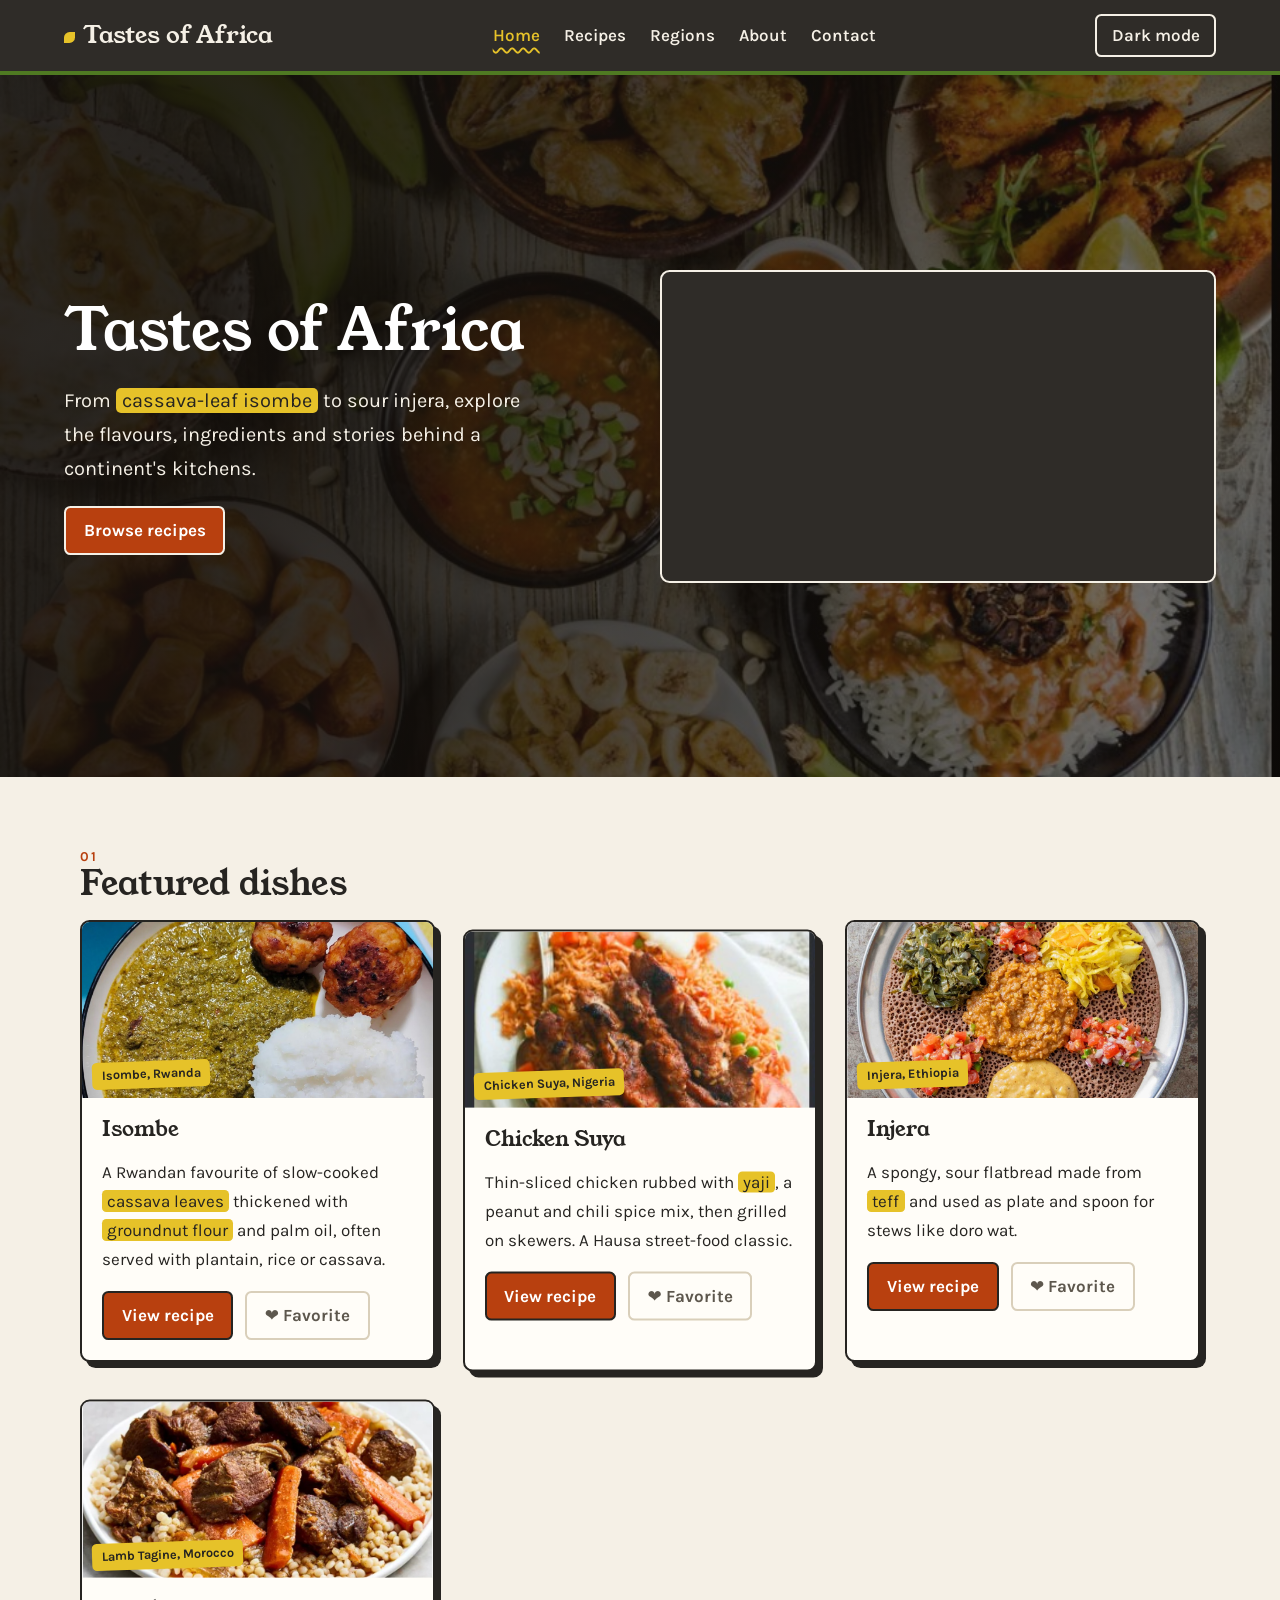
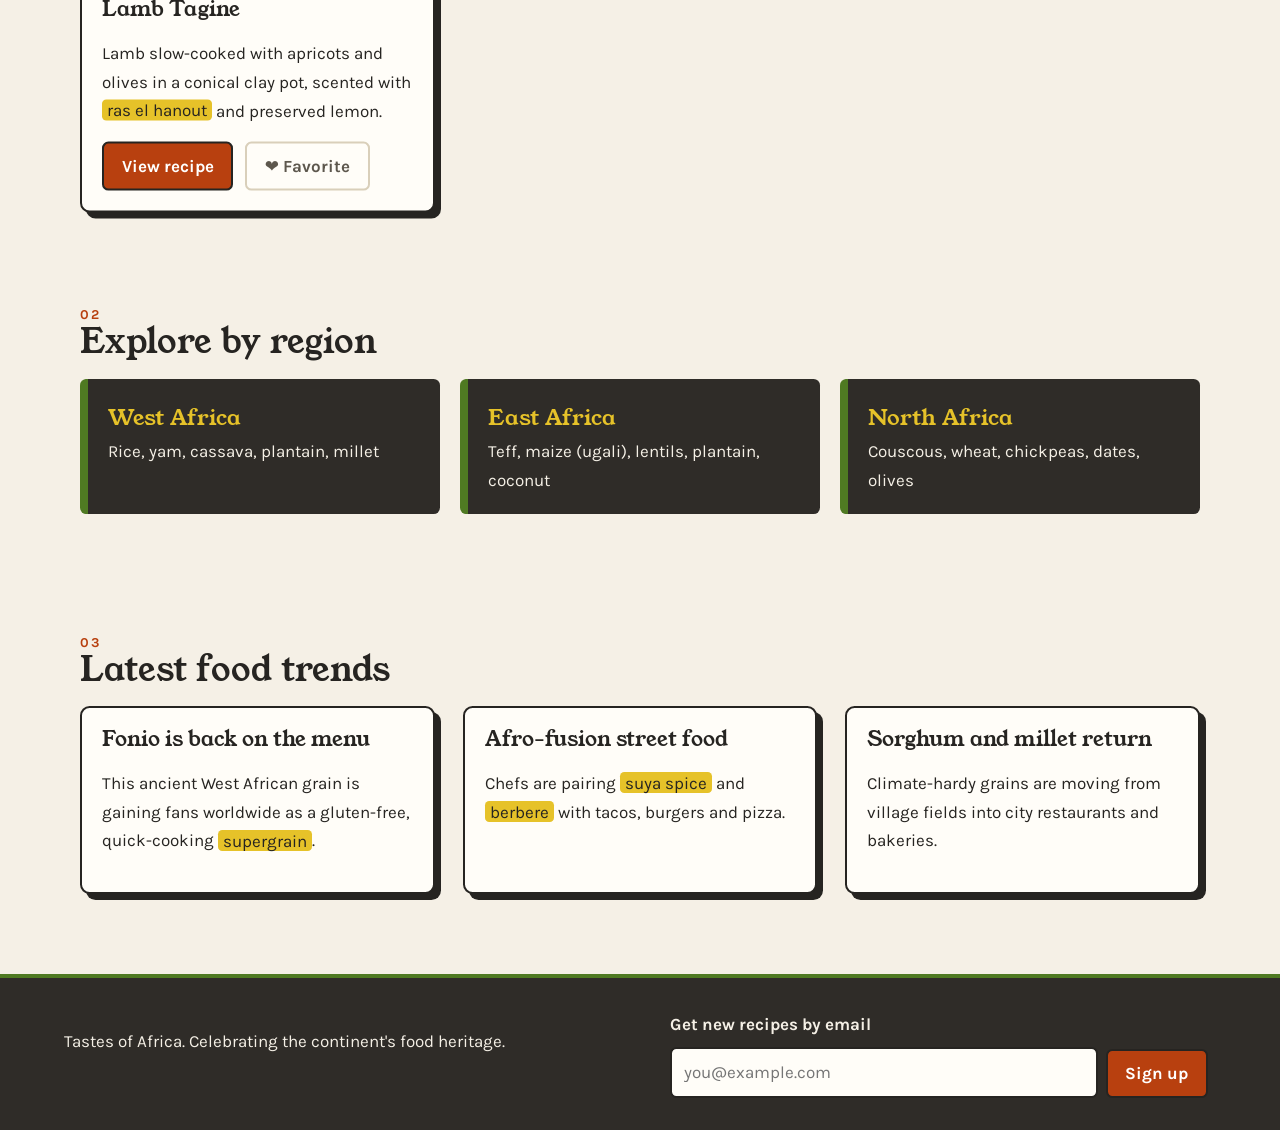
<file: taste_of_africa_website_project/index.html>
<!DOCTYPE html>
<html lang="en">
<head>
<meta charset="UTF-8">
<meta name="viewport" content="width=device-width, initial-scale=1">
<title>Home | Tastes of Africa</title>
<link rel="preconnect" href="https://fonts.googleapis.com">
<link href="https://fonts.googleapis.com/css2?family=Young+Serif&family=Karla:wght@400;600;700&display=swap" rel="stylesheet">
<link rel="stylesheet" href="styles.css">
</head>
<body>
<a class="skip" href="#main">Skip to content</a>
<header class="site-header">
  <a class="logo" href="index.html">Tastes of Africa</a>
  <nav aria-label="Main"><ul><li><a href="index.html" aria-current="page">Home</a></li><li><a href="recipes.html">Recipes</a></li><li><a href="west-africa.html">Regions</a></li><li><a href="about.html">About</a></li><li><a href="contact.html">Contact</a></li></ul></nav>
  <button id="theme-toggle" type="button" aria-label="Switch between light and dark mode">Dark mode</button>
</header>
<main id="main" class="">
<section class="hero">
  <div class="hero-text"><h1>Tastes of Africa</h1><p>From <mark>cassava-leaf isombe</mark> to sour injera, explore the flavours, ingredients and stories behind a continent's kitchens.</p><a class="btn" href="recipes.html">Browse recipes</a></div>
  <!-- ADD YOUTUBE ID: replace YOUR_INTRODUCTION_TO_AFRICAN_FOOD_CULTURE_ID below with the code after v= in your YouTube link -->
<div class="video"><iframe width="560" height="315" src="https://www.youtube.com/embed/1zyDUkdVZ0E?si=FaeiG7y9H2kjg3qt" title="YouTube video player" frameborder="0" allow="accelerometer; autoplay; clipboard-write; encrypted-media; gyroscope; picture-in-picture; web-share" referrerpolicy="strict-origin-when-cross-origin" allowfullscreen></iframe></iframe></div>
</section>
<section class="wrap"><h2>Featured dishes</h2><div class="grid"><article class="card" data-region="east-africa" data-id="isombe">
  <figure><img src="images/isombe.jpg" alt="Isombe served in a traditional dish" loading="lazy" onerror="this.remove()"><figcaption>Isombe, Rwanda</figcaption></figure>
  <div class="card-body"><h3>Isombe</h3><p>A Rwandan favourite of slow-cooked <mark>cassava leaves</mark> thickened with <mark>groundnut flour</mark> and palm oil, often served with plantain, rice or cassava.</p>
  <div class="card-actions"><a class="btn" href="isombe.html">View recipe</a><button class="fav-btn" type="button" data-id="isombe" aria-pressed="false">&#10084; Favorite</button></div></div>
</article><article class="card" data-region="west-africa" data-id="chicken-suya">
  <figure><img src="images/suya.jpg" alt="Chicken Suya served in a traditional dish" loading="lazy" onerror="this.remove()"><figcaption>Chicken Suya, Nigeria</figcaption></figure>
  <div class="card-body"><h3>Chicken Suya</h3><p>Thin-sliced chicken rubbed with <mark>yaji</mark>, a peanut and chili spice mix, then grilled on skewers. A Hausa street-food classic.</p>
  <div class="card-actions"><a class="btn" href="chicken-suya.html">View recipe</a><button class="fav-btn" type="button" data-id="chicken-suya" aria-pressed="false">&#10084; Favorite</button></div></div>
</article><article class="card" data-region="east-africa" data-id="injera">
  <figure><img src="images/injera.jpg" alt="Injera served in a traditional dish" loading="lazy" onerror="this.remove()"><figcaption>Injera, Ethiopia</figcaption></figure>
  <div class="card-body"><h3>Injera</h3><p>A spongy, sour flatbread made from <mark>teff</mark> and used as plate and spoon for stews like doro wat.</p>
  <div class="card-actions"><a class="btn" href="injera.html">View recipe</a><button class="fav-btn" type="button" data-id="injera" aria-pressed="false">&#10084; Favorite</button></div></div>
</article><article class="card" data-region="north-africa" data-id="lamb-tagine">
  <figure><img src="images/tagine.jpg" alt="Lamb Tagine served in a traditional dish" loading="lazy" onerror="this.remove()"><figcaption>Lamb Tagine, Morocco</figcaption></figure>
  <div class="card-body"><h3>Lamb Tagine</h3><p>Lamb slow-cooked with apricots and olives in a conical clay pot, scented with <mark>ras el hanout</mark> and preserved lemon.</p>
  <div class="card-actions"><a class="btn" href="lamb-tagine.html">View recipe</a><button class="fav-btn" type="button" data-id="lamb-tagine" aria-pressed="false">&#10084; Favorite</button></div></div>
</article></div></section>
<section class="wrap"><h2>Explore by region</h2><ul class="region-list"><li><a href="west-africa.html"><strong>West Africa</strong><span>Rice, yam, cassava, plantain, millet</span></a></li><li><a href="east-africa.html"><strong>East Africa</strong><span>Teff, maize (ugali), lentils, plantain, coconut</span></a></li><li><a href="north-africa.html"><strong>North Africa</strong><span>Couscous, wheat, chickpeas, dates, olives</span></a></li></ul></section>
<section class="wrap"><h2>Latest food trends</h2><div class="grid">
<article class="news"><h3>Fonio is back on the menu</h3><p>This ancient West African grain is gaining fans worldwide as a gluten-free, quick-cooking <mark>supergrain</mark>.</p></article>
<article class="news"><h3>Afro-fusion street food</h3><p>Chefs are pairing <mark>suya spice</mark> and <mark>berbere</mark> with tacos, burgers and pizza.</p></article>
<article class="news"><h3>Sorghum and millet return</h3><p>Climate-hardy grains are moving from village fields into city restaurants and bakeries.</p></article></div></section>
</main>
<footer class="site-footer">
  <p>Tastes of Africa. Celebrating the continent's food heritage.</p>
  <form id="newsletter" novalidate>
    <label for="nl-email">Get new recipes by email</label>
    <input type="email" id="nl-email" placeholder="you@example.com" required>
    <button type="submit">Sign up</button>
    <p id="nl-msg" role="status"></p>
  </form>
</footer>
<script src="script.js"></script>
</body>
</html>
</file>
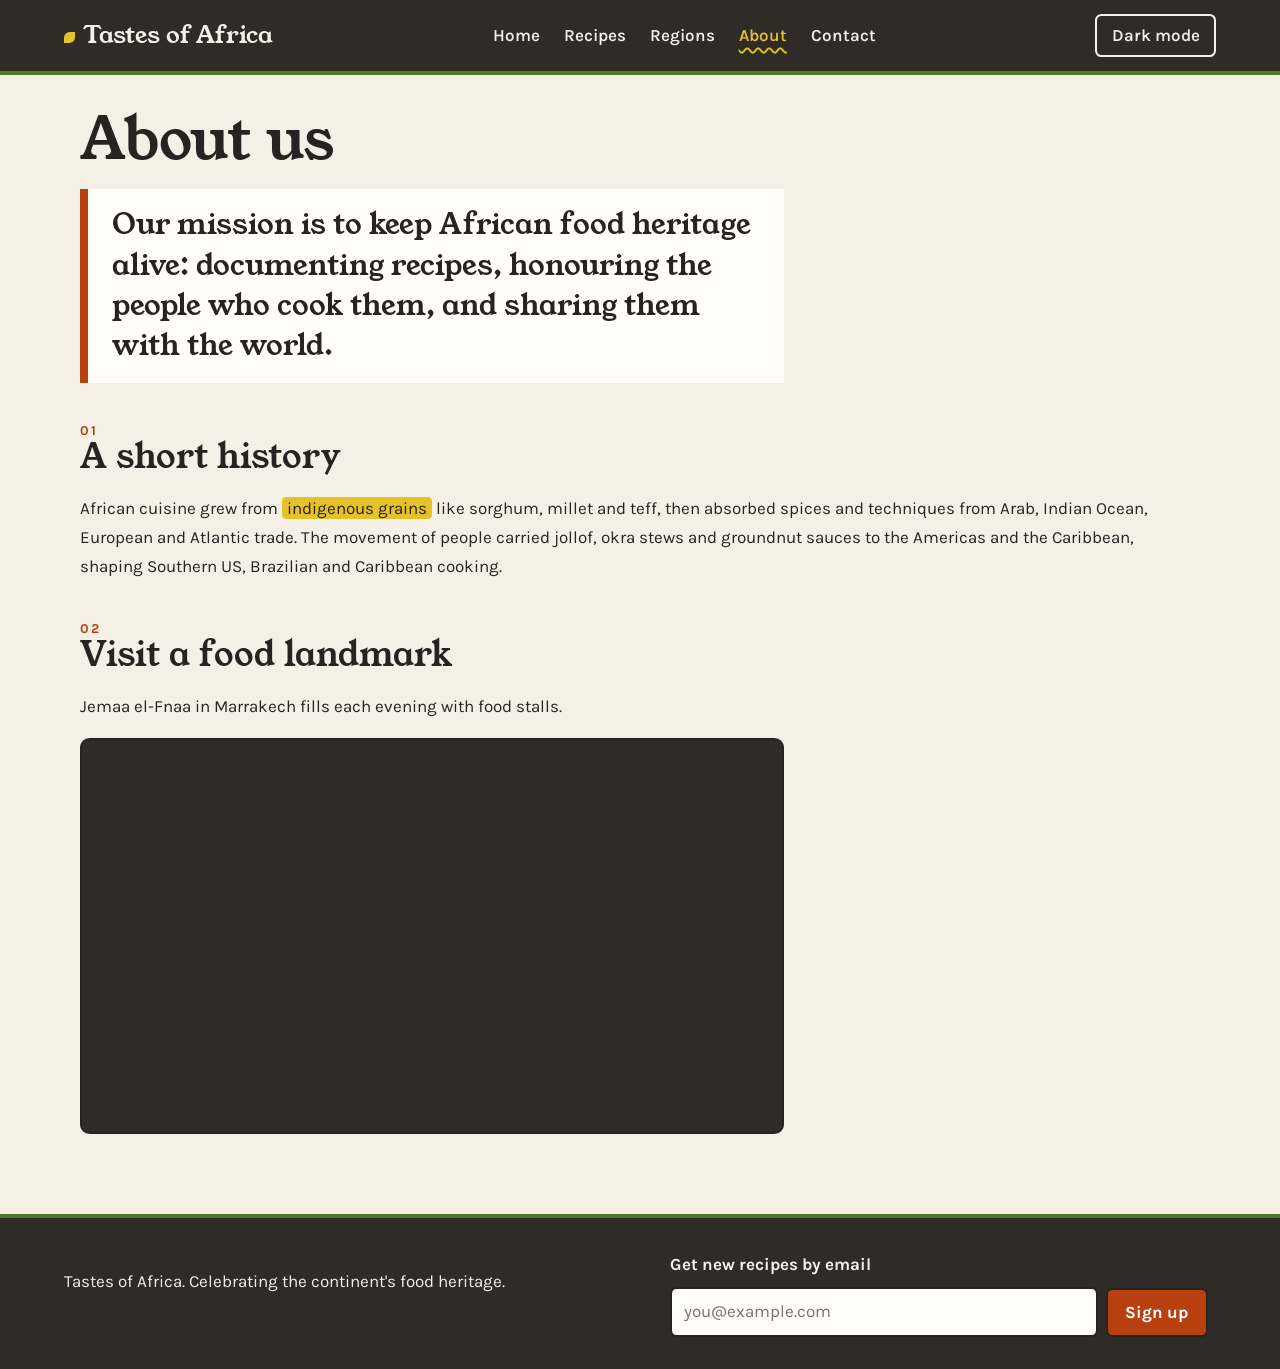
<file: taste_of_africa_website_project/about.html>
<!DOCTYPE html>
<html lang="en">
<head>
<meta charset="UTF-8">
<meta name="viewport" content="width=device-width, initial-scale=1">
<title>About | Tastes of Africa</title>
<link rel="preconnect" href="https://fonts.googleapis.com">
<link href="https://fonts.googleapis.com/css2?family=Young+Serif&family=Karla:wght@400;600;700&display=swap" rel="stylesheet">
<link rel="stylesheet" href="styles.css">
</head>
<body>
<a class="skip" href="#main">Skip to content</a>
<header class="site-header">
  <a class="logo" href="index.html">Tastes of Africa</a>
  <nav aria-label="Main"><ul><li><a href="index.html">Home</a></li><li><a href="recipes.html">Recipes</a></li><li><a href="west-africa.html">Regions</a></li><li><a href="about.html" aria-current="page">About</a></li><li><a href="contact.html">Contact</a></li></ul></nav>
  <button id="theme-toggle" type="button" aria-label="Switch between light and dark mode">Dark mode</button>
</header>
<main id="main" class="">
<article class="wrap"><h1>About us</h1>
<blockquote class="mission">Our mission is to keep African food heritage alive: documenting recipes, honouring the people who cook them, and sharing them with the world.</blockquote>
<h2>A short history</h2><p>African cuisine grew from <mark>indigenous grains</mark> like sorghum, millet and teff, then absorbed spices and techniques from Arab, Indian Ocean, European and Atlantic trade. The movement of people carried jollof, okra stews and groundnut sauces to the Americas and the Caribbean, shaping Southern US, Brazilian and Caribbean cooking.</p>
<h2>Visit a food landmark</h2><p>Jemaa el-Fnaa in Marrakech fills each evening with food stalls.</p><div class="map"><iframe src="https://www.google.com/maps?q=Jemaa+el-Fnaa,+Marrakech&output=embed" title="Map of Jemaa el-Fnaa food square" loading="lazy"></iframe></div></article>
</main>
<footer class="site-footer">
  <p>Tastes of Africa. Celebrating the continent's food heritage.</p>
  <form id="newsletter" novalidate>
    <label for="nl-email">Get new recipes by email</label>
    <input type="email" id="nl-email" placeholder="you@example.com" required>
    <button type="submit">Sign up</button>
    <p id="nl-msg" role="status"></p>
  </form>
</footer>
<script src="script.js"></script>
</body>
</html>
</file>
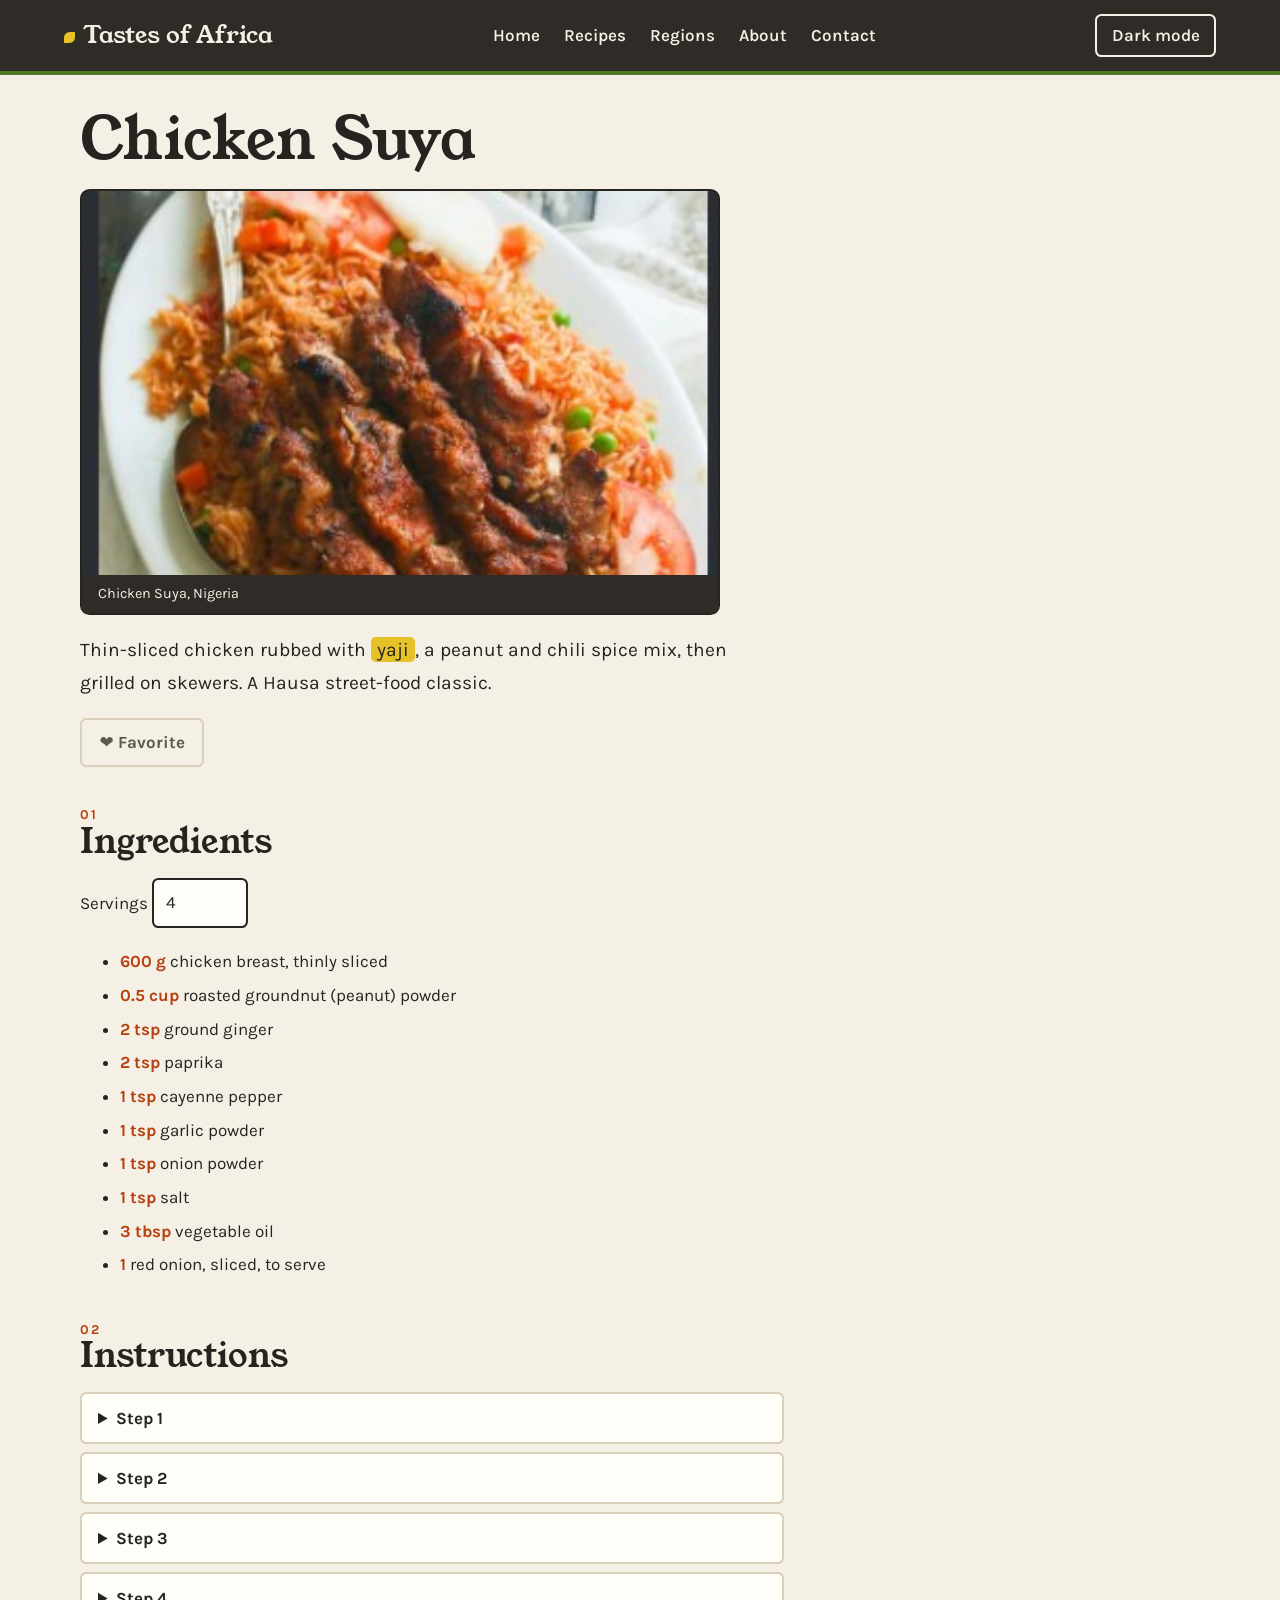
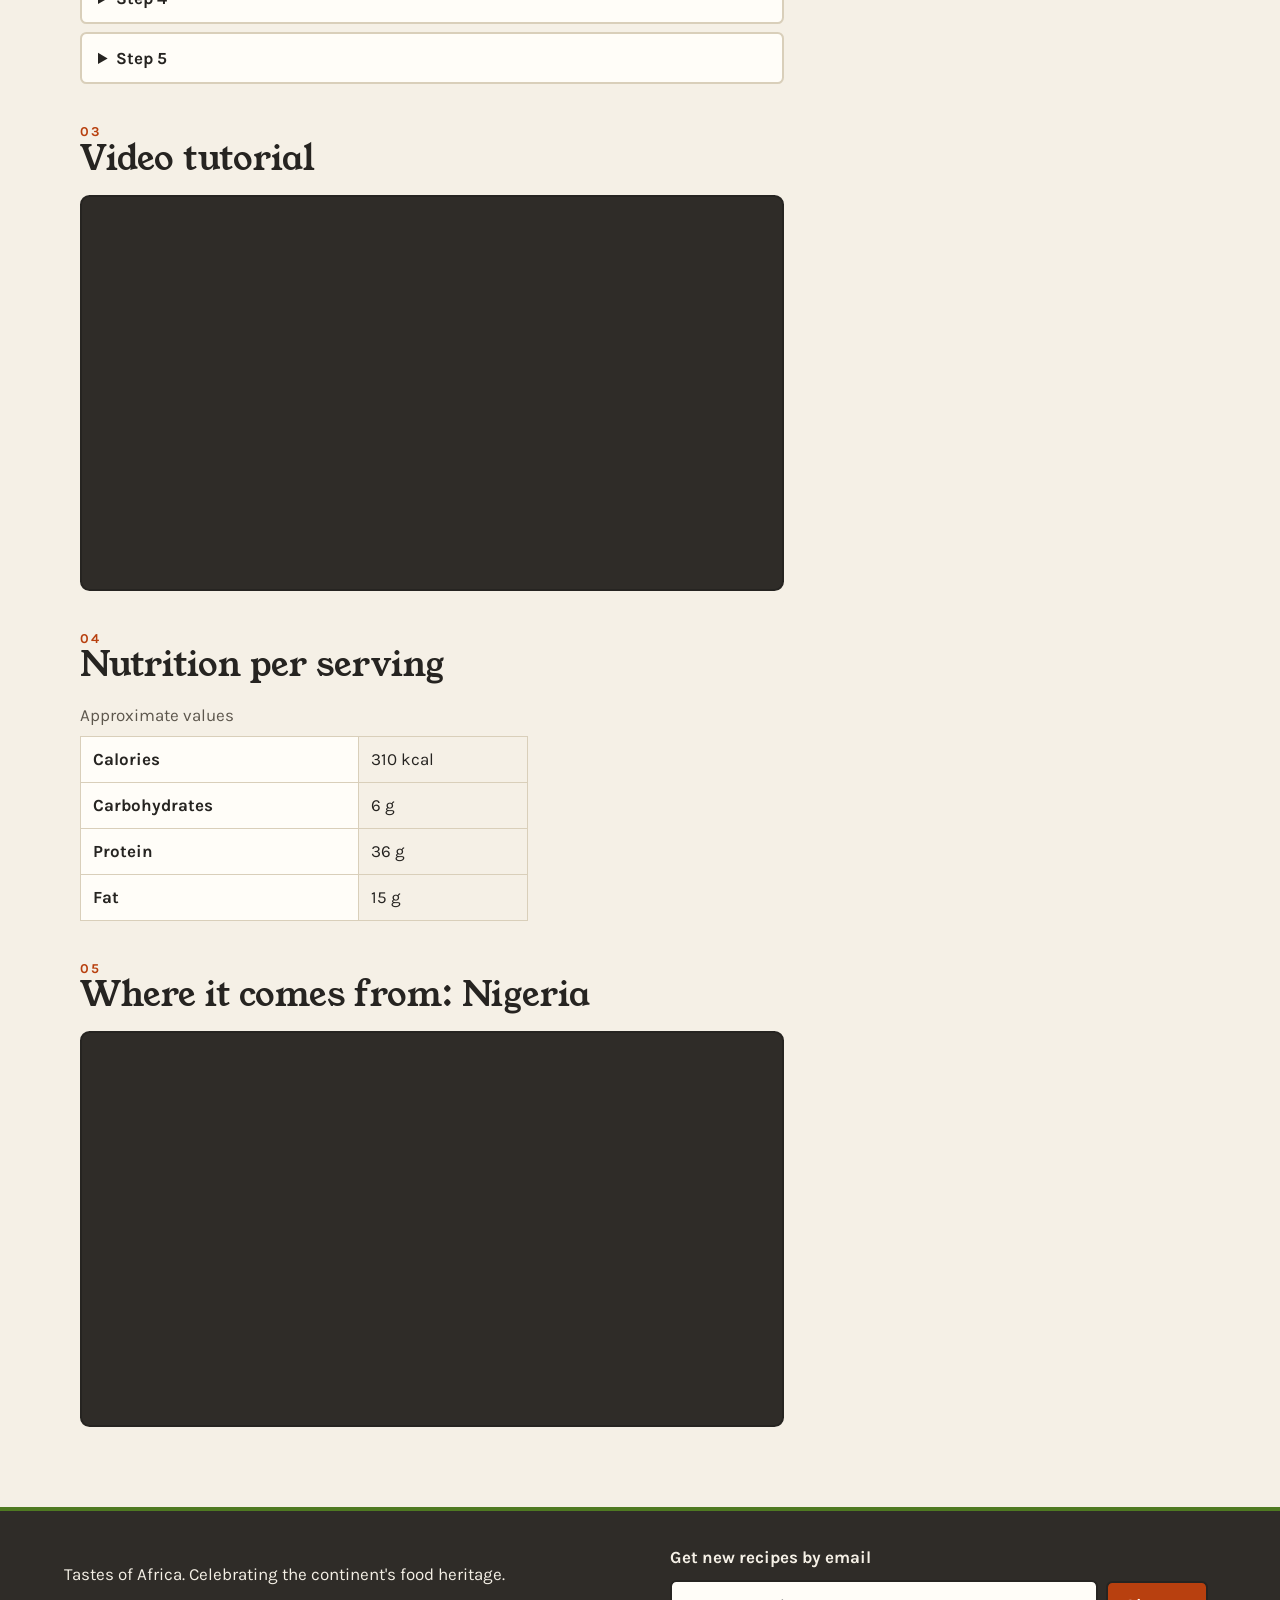
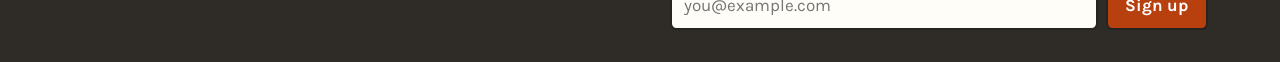
<file: taste_of_africa_website_project/chicken-suya.html>
<!DOCTYPE html>
<html lang="en">
<head>
<meta charset="UTF-8">
<meta name="viewport" content="width=device-width, initial-scale=1">
<title>Chicken Suya | Tastes of Africa</title>
<link rel="preconnect" href="https://fonts.googleapis.com">
<link href="https://fonts.googleapis.com/css2?family=Young+Serif&family=Karla:wght@400;600;700&display=swap" rel="stylesheet">
<link rel="stylesheet" href="styles.css">
</head>
<body>
<a class="skip" href="#main">Skip to content</a>
<header class="site-header">
  <a class="logo" href="index.html">Tastes of Africa</a>
  <nav aria-label="Main"><ul><li><a href="index.html">Home</a></li><li><a href="recipes.html">Recipes</a></li><li><a href="west-africa.html">Regions</a></li><li><a href="about.html">About</a></li><li><a href="contact.html">Contact</a></li></ul></nav>
  <button id="theme-toggle" type="button" aria-label="Switch between light and dark mode">Dark mode</button>
</header>
<main id="main" class="">
<article class="wrap recipe">
<h1>Chicken Suya</h1>
<figure><img src="images/suya.jpg" alt="Chicken Suya served in a traditional dish" onerror="this.remove()"><figcaption>Chicken Suya, Nigeria</figcaption></figure>
<p class="lead">Thin-sliced chicken rubbed with <mark>yaji</mark>, a peanut and chili spice mix, then grilled on skewers. A Hausa street-food classic.</p>
<button class="fav-btn" type="button" data-id="chicken-suya" aria-pressed="false">&#10084; Favorite</button>
<section><h2>Ingredients</h2>
<label for="servings">Servings</label> <input type="number" id="servings" value="4" min="1" max="20" data-base="4">
<ul class="ingredients"><li><span class="ing" data-amt="600" data-unit="g">600 g</span> chicken breast, thinly sliced</li><li><span class="ing" data-amt="0.5" data-unit="cup">0.5 cup</span> roasted groundnut (peanut) powder</li><li><span class="ing" data-amt="2" data-unit="tsp">2 tsp</span> ground ginger</li><li><span class="ing" data-amt="2" data-unit="tsp">2 tsp</span> paprika</li><li><span class="ing" data-amt="1" data-unit="tsp">1 tsp</span> cayenne pepper</li><li><span class="ing" data-amt="1" data-unit="tsp">1 tsp</span> garlic powder</li><li><span class="ing" data-amt="1" data-unit="tsp">1 tsp</span> onion powder</li><li><span class="ing" data-amt="1" data-unit="tsp">1 tsp</span> salt</li><li><span class="ing" data-amt="3" data-unit="tbsp">3 tbsp</span> vegetable oil</li><li><span class="ing" data-amt="1" data-unit="">1 </span> red onion, sliced, to serve</li></ul></section>
<section><h2>Instructions</h2><details><summary>Step 1</summary><p>Mix the groundnut powder, ginger, paprika, cayenne, garlic, onion powder and salt into the <mark>yaji</mark> spice.</p></details><details><summary>Step 2</summary><p>Coat the chicken with oil, then with most of the yaji. Marinate 2 hours.</p></details><details><summary>Step 3</summary><p>Thread the chicken onto skewers.</p></details><details><summary>Step 4</summary><p>Grill over high heat for 10 to 12 minutes, turning often, until cooked through and charred at the edges.</p></details><details><summary>Step 5</summary><p>Dust with the remaining yaji and serve with sliced onion, tomato and lime.</p></details></section>
<section><h2>Video tutorial</h2><!-- ADD YOUTUBE ID: replace YOUR_HOW_TO_MAKE_CHICKEN_SUYA_ID below with the code after v= in your YouTube link -->
<div class="video"><iframe width="560" height="315" src="https://www.youtube.com/embed/fNeV7B172mg?si=pDwq2YEqRW-tVlLE" title="YouTube video player" frameborder="0" allow="accelerometer; autoplay; clipboard-write; encrypted-media; gyroscope; picture-in-picture; web-share" referrerpolicy="strict-origin-when-cross-origin" allowfullscreen></iframe></div></section>
<section><h2>Nutrition per serving</h2><table><caption>Approximate values</caption><tbody><tr><th scope="row">Calories</th><td>310 kcal</td></tr><tr><th scope="row">Carbohydrates</th><td>6 g</td></tr><tr><th scope="row">Protein</th><td>36 g</td></tr><tr><th scope="row">Fat</th><td>15 g</td></tr></tbody></table></section>
<section><h2>Where it comes from: Nigeria</h2><div class="map"><iframe src="https://www.google.com/maps?q=Kaduna,+Nigeria&output=embed" title="Map of Nigeria" loading="lazy"></iframe></div></section>
</article>
</main>
<footer class="site-footer">
  <p>Tastes of Africa. Celebrating the continent's food heritage.</p>
  <form id="newsletter" novalidate>
    <label for="nl-email">Get new recipes by email</label>
    <input type="email" id="nl-email" placeholder="you@example.com" required>
    <button type="submit">Sign up</button>
    <p id="nl-msg" role="status"></p>
  </form>
</footer>
<script src="script.js"></script>
</body>
</html>
</file>
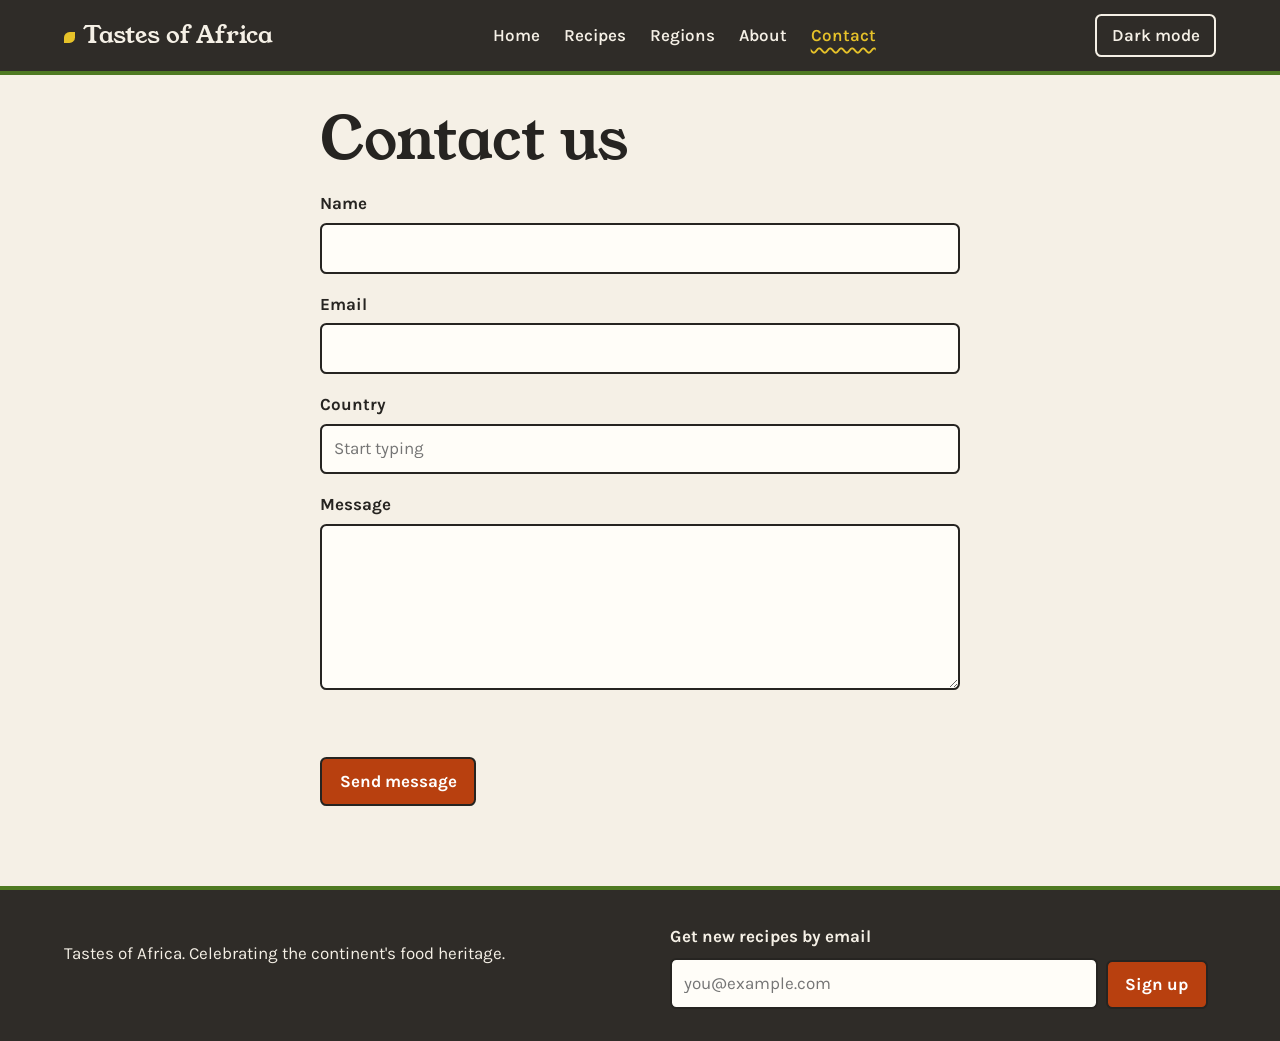
<file: taste_of_africa_website_project/contact.html>
<!DOCTYPE html>
<html lang="en">
<head>
<meta charset="UTF-8">
<meta name="viewport" content="width=device-width, initial-scale=1">
<title>Contact | Tastes of Africa</title>
<link rel="preconnect" href="https://fonts.googleapis.com">
<link href="https://fonts.googleapis.com/css2?family=Young+Serif&family=Karla:wght@400;600;700&display=swap" rel="stylesheet">
<link rel="stylesheet" href="styles.css">
</head>
<body>
<a class="skip" href="#main">Skip to content</a>
<header class="site-header">
  <a class="logo" href="index.html">Tastes of Africa</a>
  <nav aria-label="Main"><ul><li><a href="index.html">Home</a></li><li><a href="recipes.html">Recipes</a></li><li><a href="west-africa.html">Regions</a></li><li><a href="about.html">About</a></li><li><a href="contact.html" aria-current="page">Contact</a></li></ul></nav>
  <button id="theme-toggle" type="button" aria-label="Switch between light and dark mode">Dark mode</button>
</header>
<main id="main" class="">
<section class="wrap narrow"><h1>Contact us</h1>
<form id="contact-form" novalidate>
<label for="name">Name</label><input type="text" id="name" name="name" required>
<label for="email">Email</label><input type="email" id="email" name="email" required>
<label for="country">Country</label><input list="countries" id="country" name="country" placeholder="Start typing"><datalist id="countries"><option value="Nigeria"><option value="Ghana"><option value="Kenya"><option value="Ethiopia"><option value="Morocco"><option value="South Africa"><option value="Rwanda"><option value="Egypt"><option value="United States"><option value="United Kingdom"></datalist>
<label for="message">Message</label><textarea id="message" name="message" rows="5" required></textarea>
<p id="form-error" class="error" role="alert"></p>
<button type="submit" class="btn">Send message</button></form>
<p id="thanks" class="thanks" role="status" hidden></p></section>
</main>
<footer class="site-footer">
  <p>Tastes of Africa. Celebrating the continent's food heritage.</p>
  <form id="newsletter" novalidate>
    <label for="nl-email">Get new recipes by email</label>
    <input type="email" id="nl-email" placeholder="you@example.com" required>
    <button type="submit">Sign up</button>
    <p id="nl-msg" role="status"></p>
  </form>
</footer>
<script src="script.js"></script>
</body>
</html>
</file>
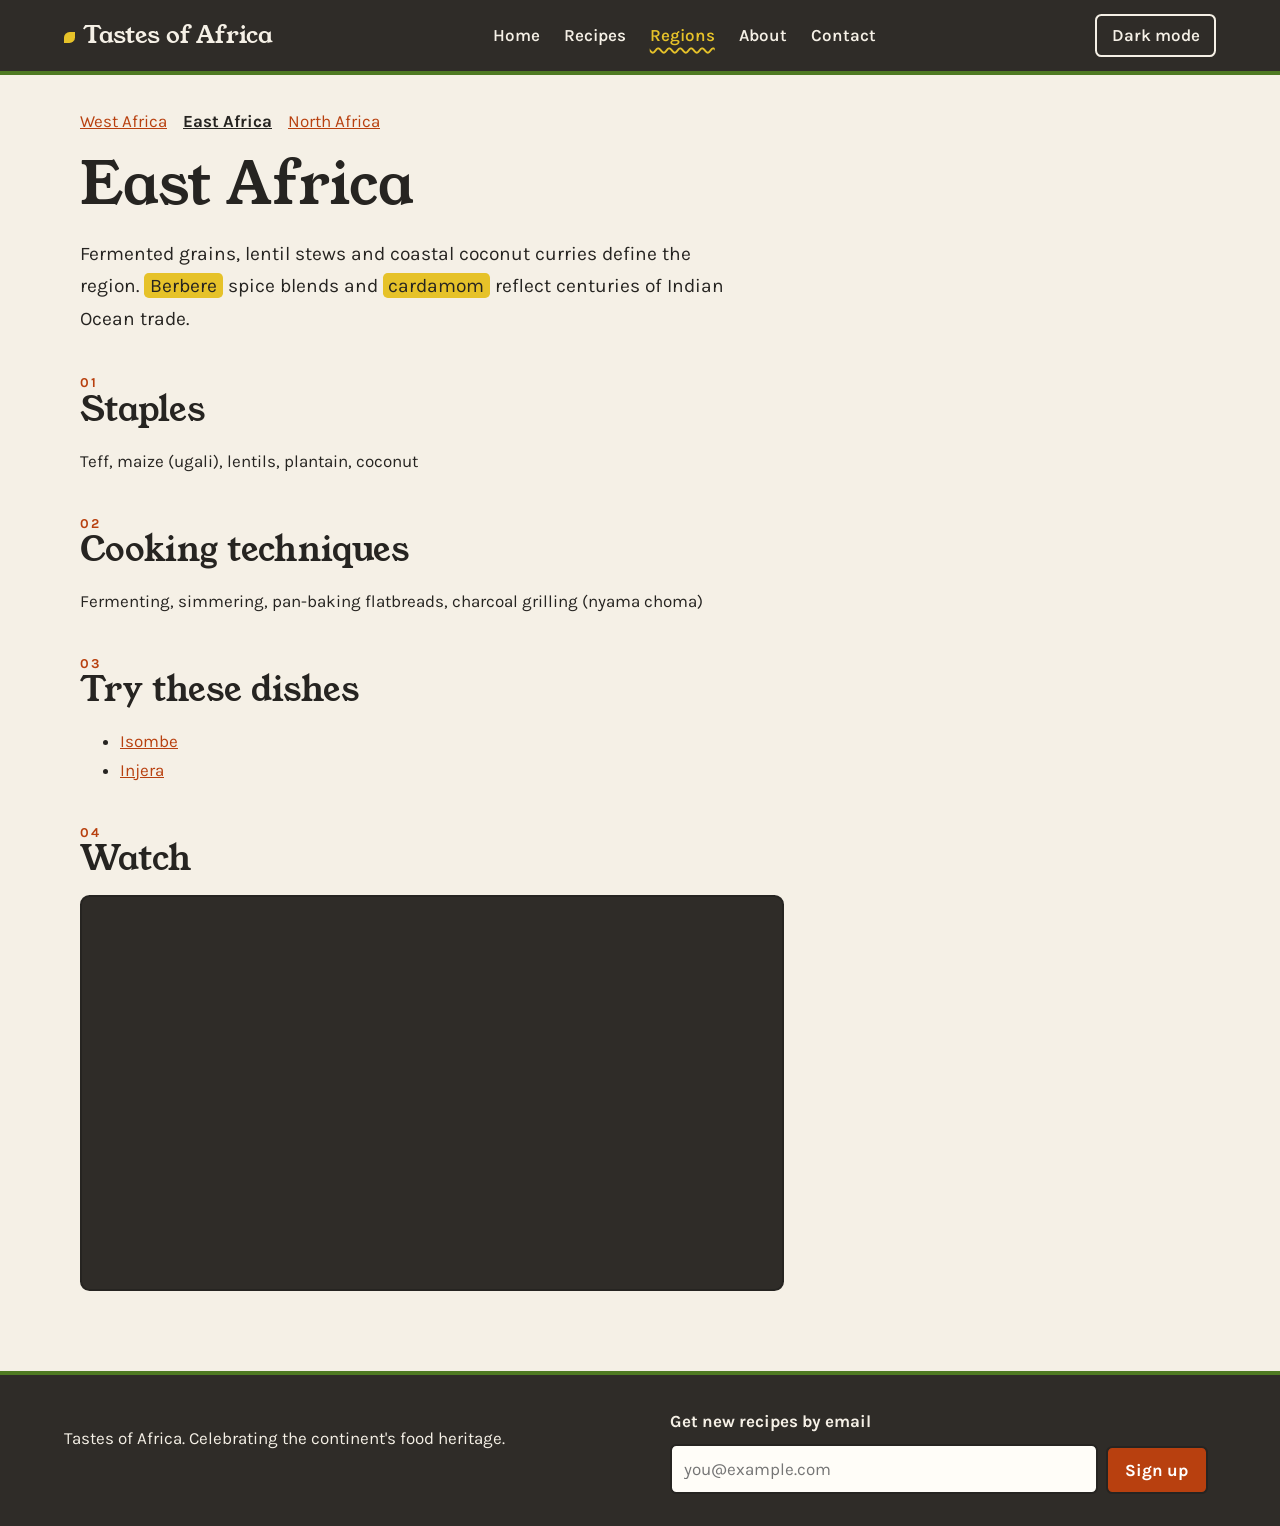
<file: taste_of_africa_website_project/east-africa.html>
<!DOCTYPE html>
<html lang="en">
<head>
<meta charset="UTF-8">
<meta name="viewport" content="width=device-width, initial-scale=1">
<title>East Africa | Tastes of Africa</title>
<link rel="preconnect" href="https://fonts.googleapis.com">
<link href="https://fonts.googleapis.com/css2?family=Young+Serif&family=Karla:wght@400;600;700&display=swap" rel="stylesheet">
<link rel="stylesheet" href="styles.css">
</head>
<body>
<a class="skip" href="#main">Skip to content</a>
<header class="site-header">
  <a class="logo" href="index.html">Tastes of Africa</a>
  <nav aria-label="Main"><ul><li><a href="index.html">Home</a></li><li><a href="recipes.html">Recipes</a></li><li><a href="west-africa.html" aria-current="page">Regions</a></li><li><a href="about.html">About</a></li><li><a href="contact.html">Contact</a></li></ul></nav>
  <button id="theme-toggle" type="button" aria-label="Switch between light and dark mode">Dark mode</button>
</header>
<main id="main" class="">
<article class="wrap"><div class="subnav"><a href="west-africa.html">West Africa</a><a href="east-africa.html" aria-current="true">East Africa</a><a href="north-africa.html">North Africa</a></div><h1>East Africa</h1><p class="lead">Fermented grains, lentil stews and coastal coconut curries define the region. <mark>Berbere</mark> spice blends and <mark>cardamom</mark> reflect centuries of Indian Ocean trade.</p>
<h2>Staples</h2><p>Teff, maize (ugali), lentils, plantain, coconut</p><h2>Cooking techniques</h2><p>Fermenting, simmering, pan-baking flatbreads, charcoal grilling (nyama choma)</p>
<h2>Try these dishes</h2><ul><li><a href="isombe.html">Isombe</a></li><li><a href="injera.html">Injera</a></li></ul><h2>Watch</h2><!-- ADD YOUTUBE ID: replace YOUR_EAST_AFRICA_FOOD_CULTURE_ID below with the code after v= in your YouTube link -->
<div class="video"><iframe src="https://www.youtube.com/embed/YOUR_EAST_AFRICA_FOOD_CULTURE_ID" title="East Africa food culture" loading="lazy" allowfullscreen></iframe></div></article>
</main>
<footer class="site-footer">
  <p>Tastes of Africa. Celebrating the continent's food heritage.</p>
  <form id="newsletter" novalidate>
    <label for="nl-email">Get new recipes by email</label>
    <input type="email" id="nl-email" placeholder="you@example.com" required>
    <button type="submit">Sign up</button>
    <p id="nl-msg" role="status"></p>
  </form>
</footer>
<script src="script.js"></script>
</body>
</html>
</file>
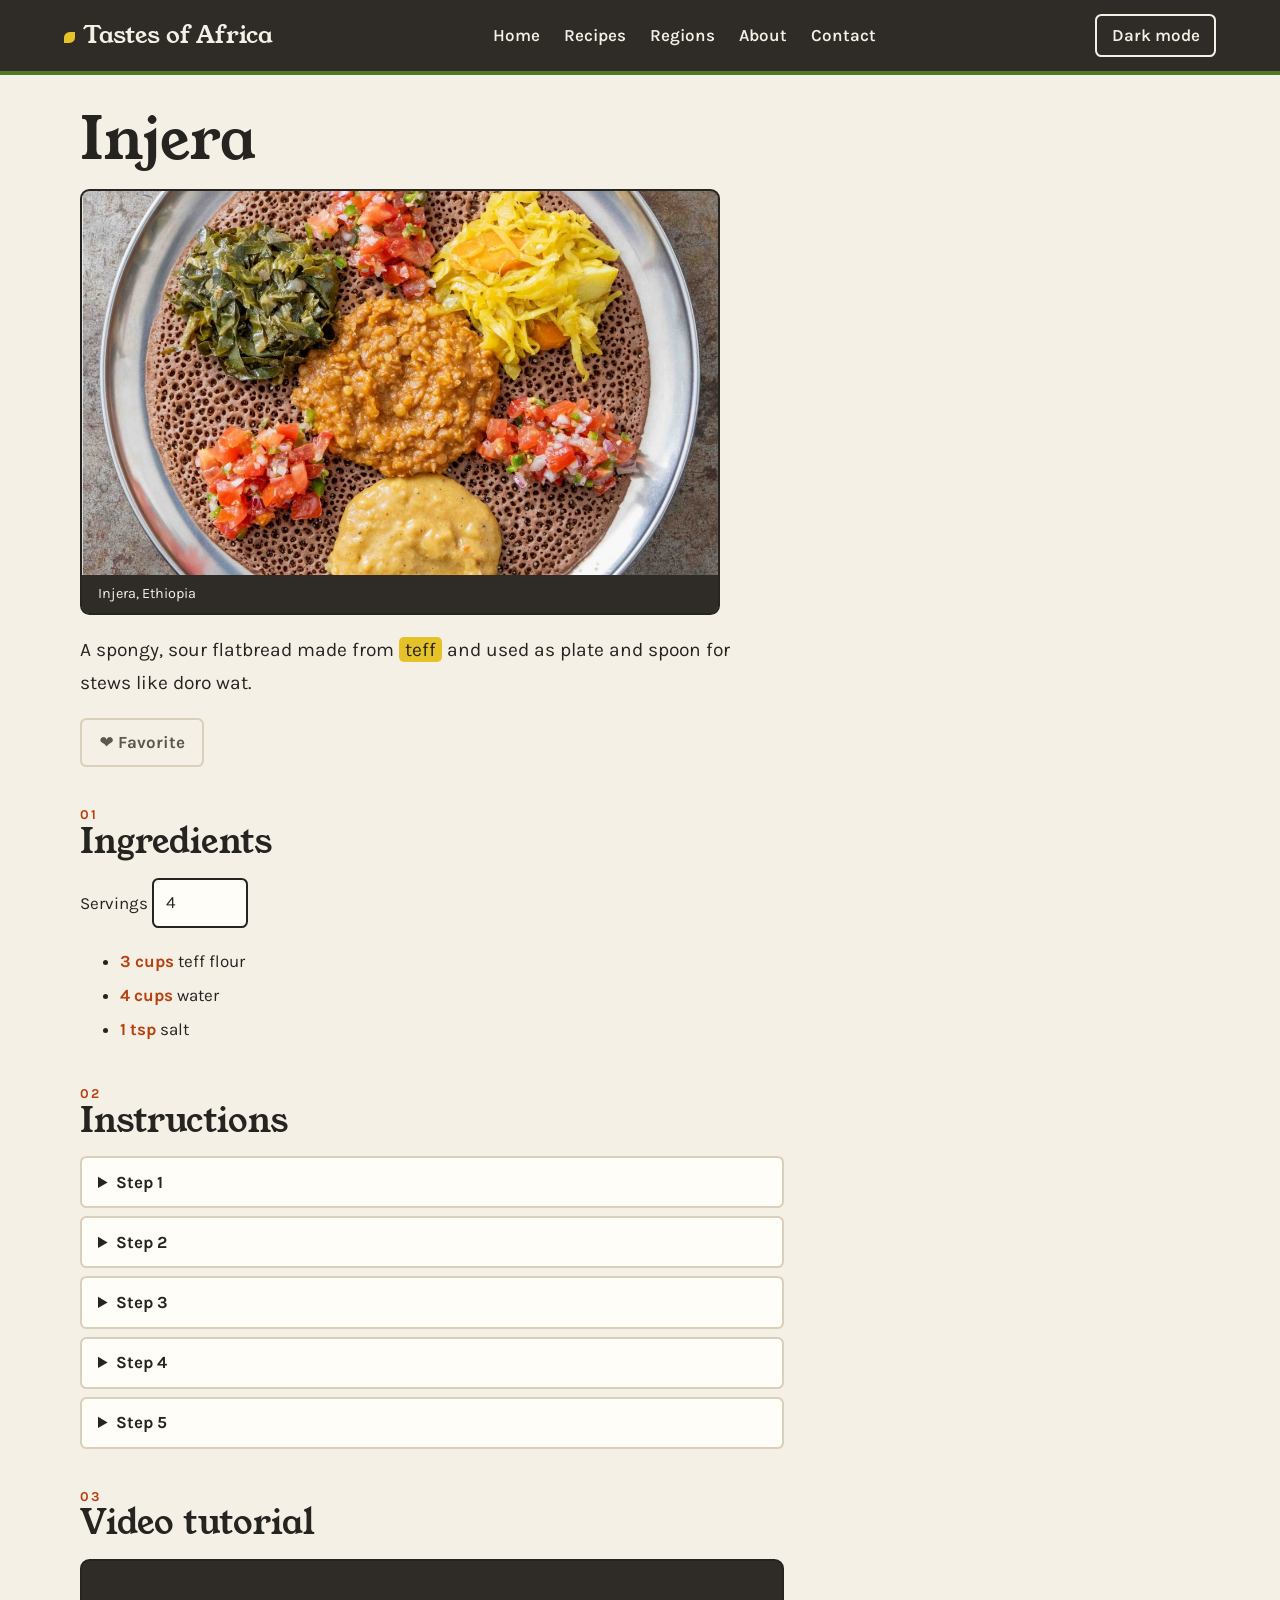
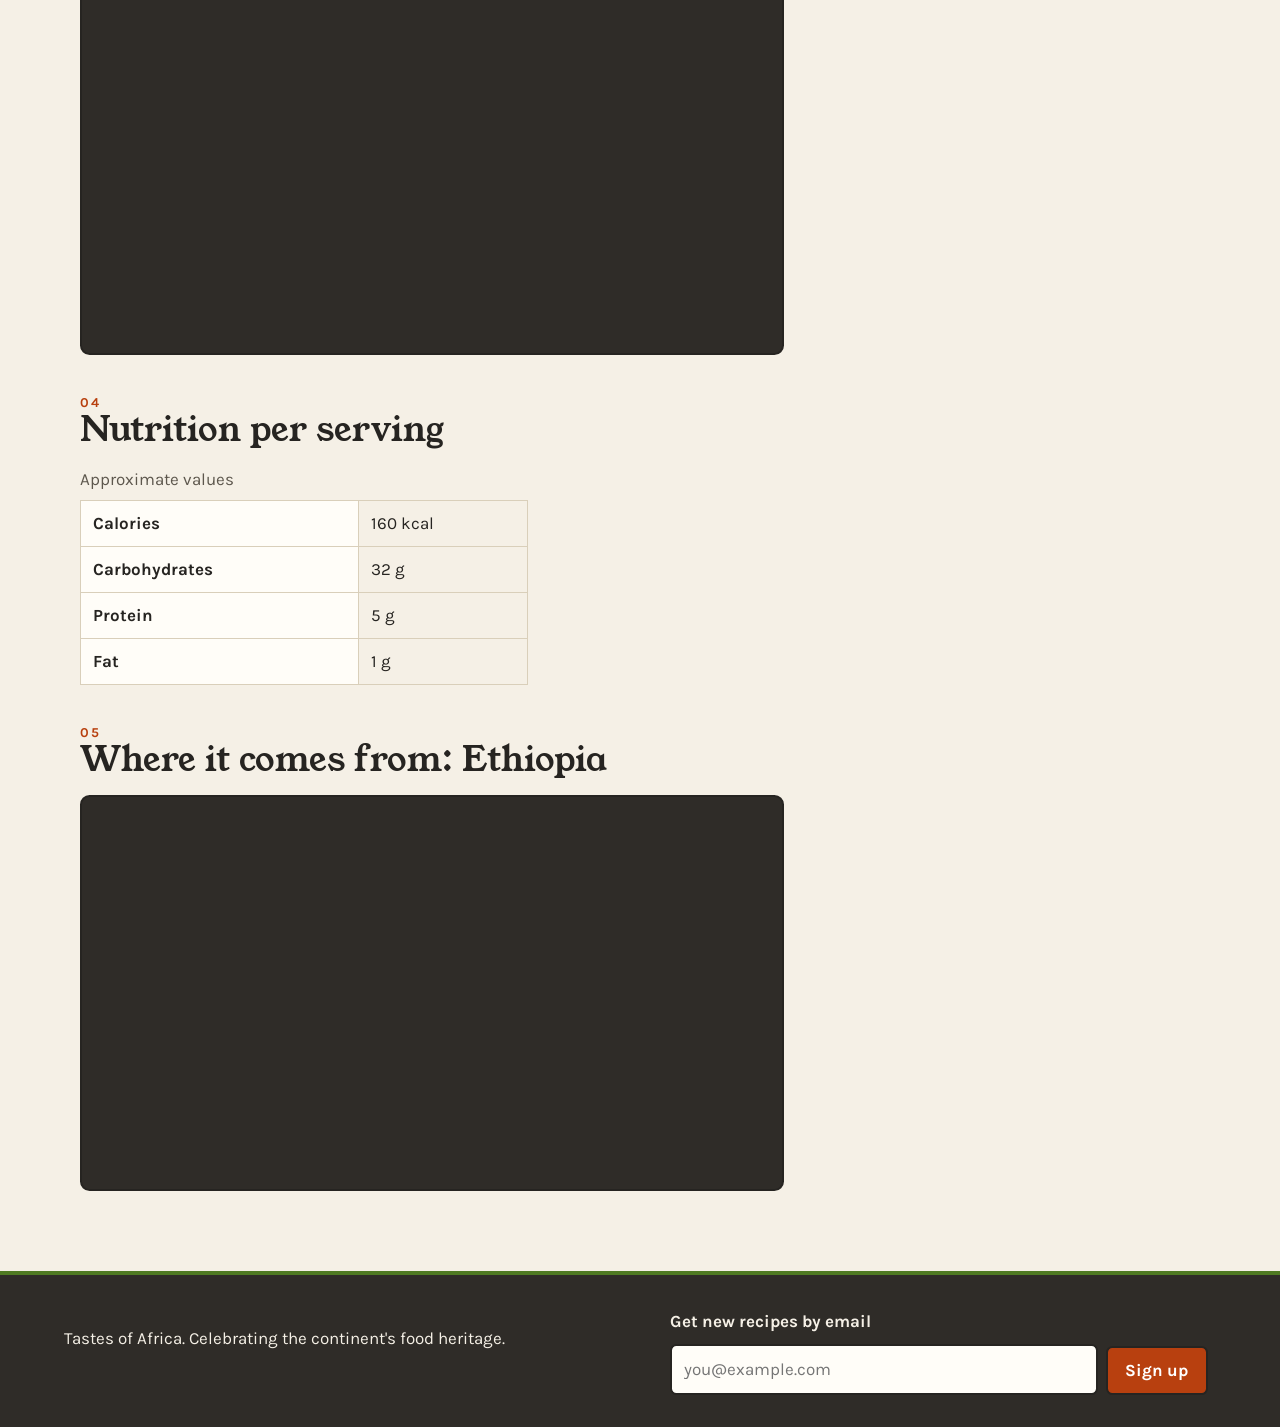
<file: taste_of_africa_website_project/injera.html>
<!DOCTYPE html>
<html lang="en">
<head>
<meta charset="UTF-8">
<meta name="viewport" content="width=device-width, initial-scale=1">
<title>Injera | Tastes of Africa</title>
<link rel="preconnect" href="https://fonts.googleapis.com">
<link href="https://fonts.googleapis.com/css2?family=Young+Serif&family=Karla:wght@400;600;700&display=swap" rel="stylesheet">
<link rel="stylesheet" href="styles.css">
</head>
<body>
<a class="skip" href="#main">Skip to content</a>
<header class="site-header">
  <a class="logo" href="index.html">Tastes of Africa</a>
  <nav aria-label="Main"><ul><li><a href="index.html">Home</a></li><li><a href="recipes.html">Recipes</a></li><li><a href="west-africa.html">Regions</a></li><li><a href="about.html">About</a></li><li><a href="contact.html">Contact</a></li></ul></nav>
  <button id="theme-toggle" type="button" aria-label="Switch between light and dark mode">Dark mode</button>
</header>
<main id="main" class="">
<article class="wrap recipe">
<h1>Injera</h1>
<figure><img src="images/injera.jpg" alt="Injera served in a traditional dish" onerror="this.remove()"><figcaption>Injera, Ethiopia</figcaption></figure>
<p class="lead">A spongy, sour flatbread made from <mark>teff</mark> and used as plate and spoon for stews like doro wat.</p>
<button class="fav-btn" type="button" data-id="injera" aria-pressed="false">&#10084; Favorite</button>
<section><h2>Ingredients</h2>
<label for="servings">Servings</label> <input type="number" id="servings" value="4" min="1" max="20" data-base="4">
<ul class="ingredients"><li><span class="ing" data-amt="3" data-unit="cups">3 cups</span> teff flour</li><li><span class="ing" data-amt="4" data-unit="cups">4 cups</span> water</li><li><span class="ing" data-amt="1" data-unit="tsp">1 tsp</span> salt</li></ul></section>
<section><h2>Instructions</h2><details><summary>Step 1</summary><p>Whisk teff flour and water into a smooth batter.</p></details><details><summary>Step 2</summary><p>Cover and <mark>ferment</mark> at room temperature for 2 to 3 days until bubbly and sour.</p></details><details><summary>Step 3</summary><p>Stir in salt and thin the batter to a pourable consistency.</p></details><details><summary>Step 4</summary><p>Pour in a spiral onto a hot non-stick pan. Cover and cook 2 minutes, without flipping.</p></details><details><summary>Step 5</summary><p>Cool on a clean towel before stacking.</p></details></section>
<section><h2>Video tutorial</h2><!-- ADD YOUTUBE ID: replace YOUR_HOW_TO_MAKE_INJERA_ID below with the code after v= in your YouTube link -->
<div class="video"><iframe width="560" height="315" src="https://www.youtube.com/embed/VLDlO2CIMbQ?si=FnfA4UqN5zEgezD0" title="YouTube video player" frameborder="0" allow="accelerometer; autoplay; clipboard-write; encrypted-media; gyroscope; picture-in-picture; web-share" referrerpolicy="strict-origin-when-cross-origin" allowfullscreen></iframe></div></section>
<section><h2>Nutrition per serving</h2><table><caption>Approximate values</caption><tbody><tr><th scope="row">Calories</th><td>160 kcal</td></tr><tr><th scope="row">Carbohydrates</th><td>32 g</td></tr><tr><th scope="row">Protein</th><td>5 g</td></tr><tr><th scope="row">Fat</th><td>1 g</td></tr></tbody></table></section>
<section><h2>Where it comes from: Ethiopia</h2><div class="map"><iframe src="https://www.google.com/maps?q=Addis+Ababa,+Ethiopia&output=embed" title="Map of Ethiopia" loading="lazy"></iframe></div></section>
</article>
</main>
<footer class="site-footer">
  <p>Tastes of Africa. Celebrating the continent's food heritage.</p>
  <form id="newsletter" novalidate>
    <label for="nl-email">Get new recipes by email</label>
    <input type="email" id="nl-email" placeholder="you@example.com" required>
    <button type="submit">Sign up</button>
    <p id="nl-msg" role="status"></p>
  </form>
</footer>
<script src="script.js"></script>
</body>
</html>
</file>
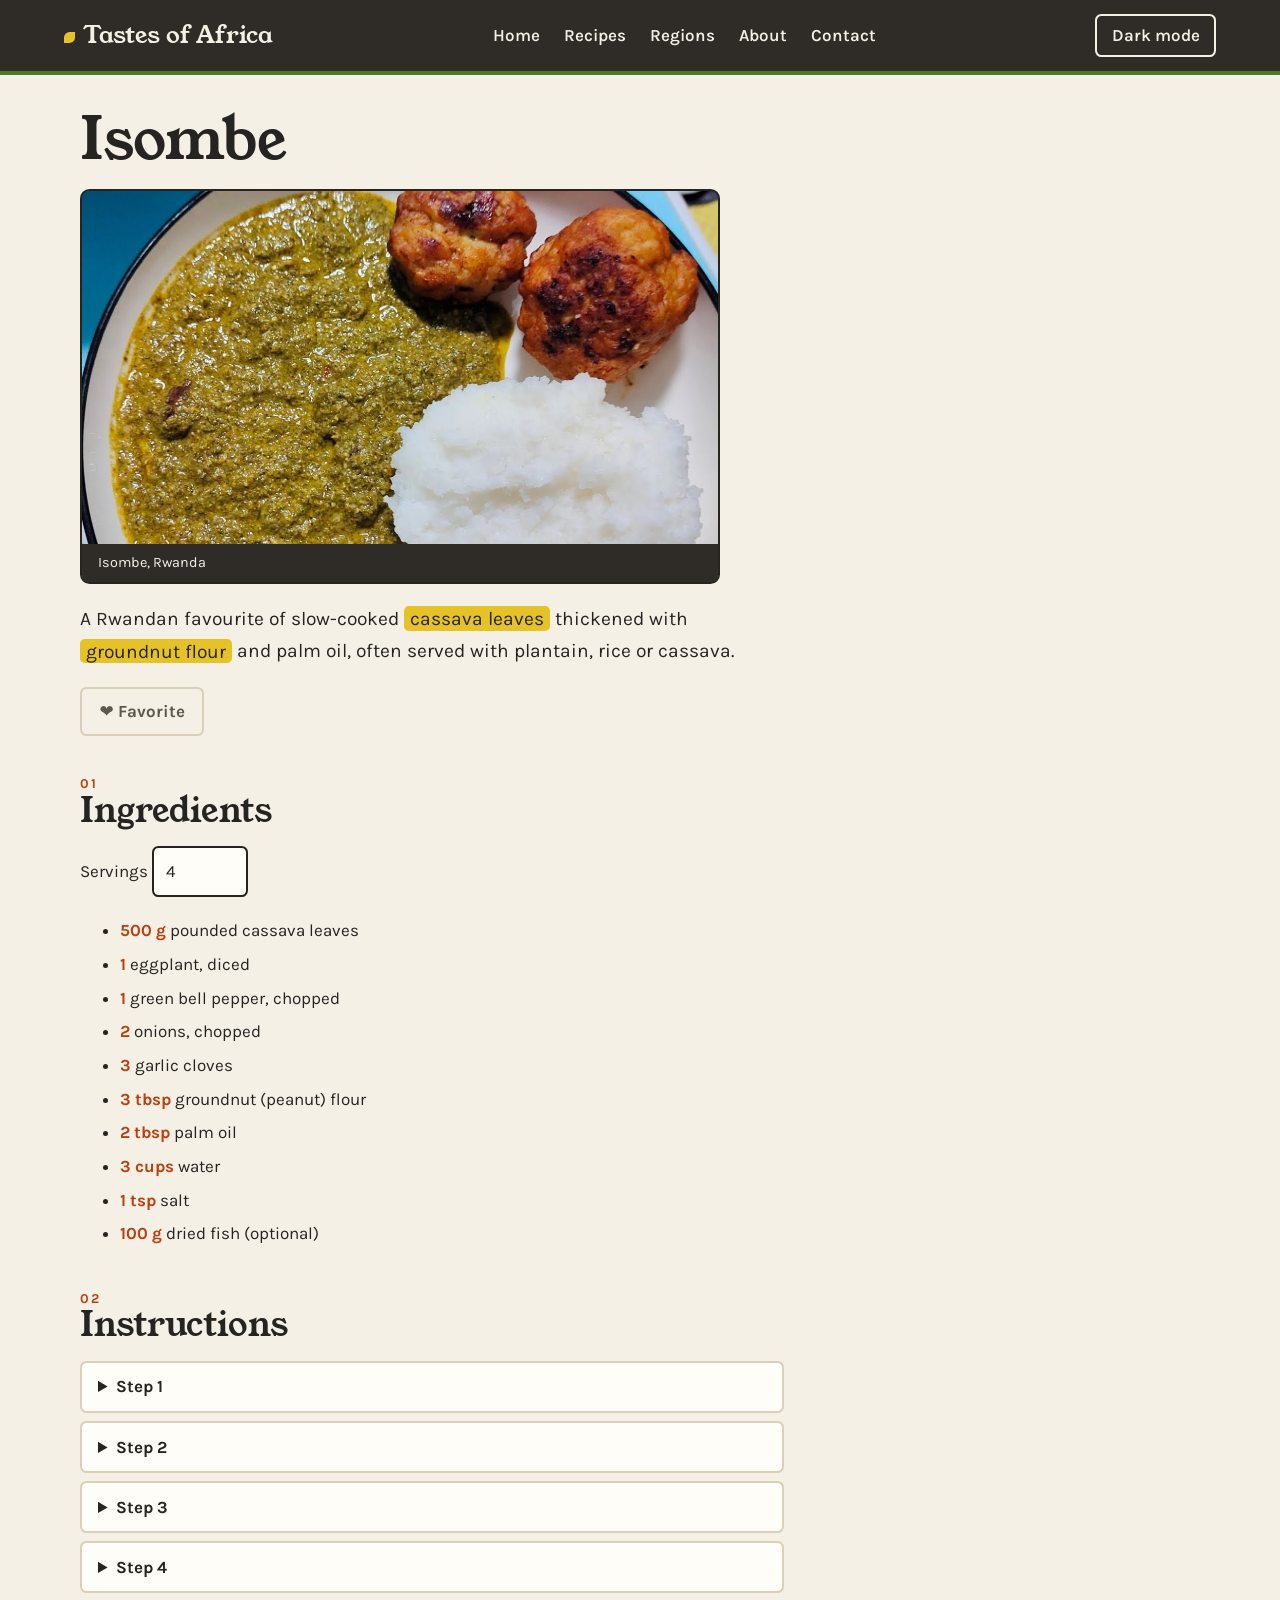
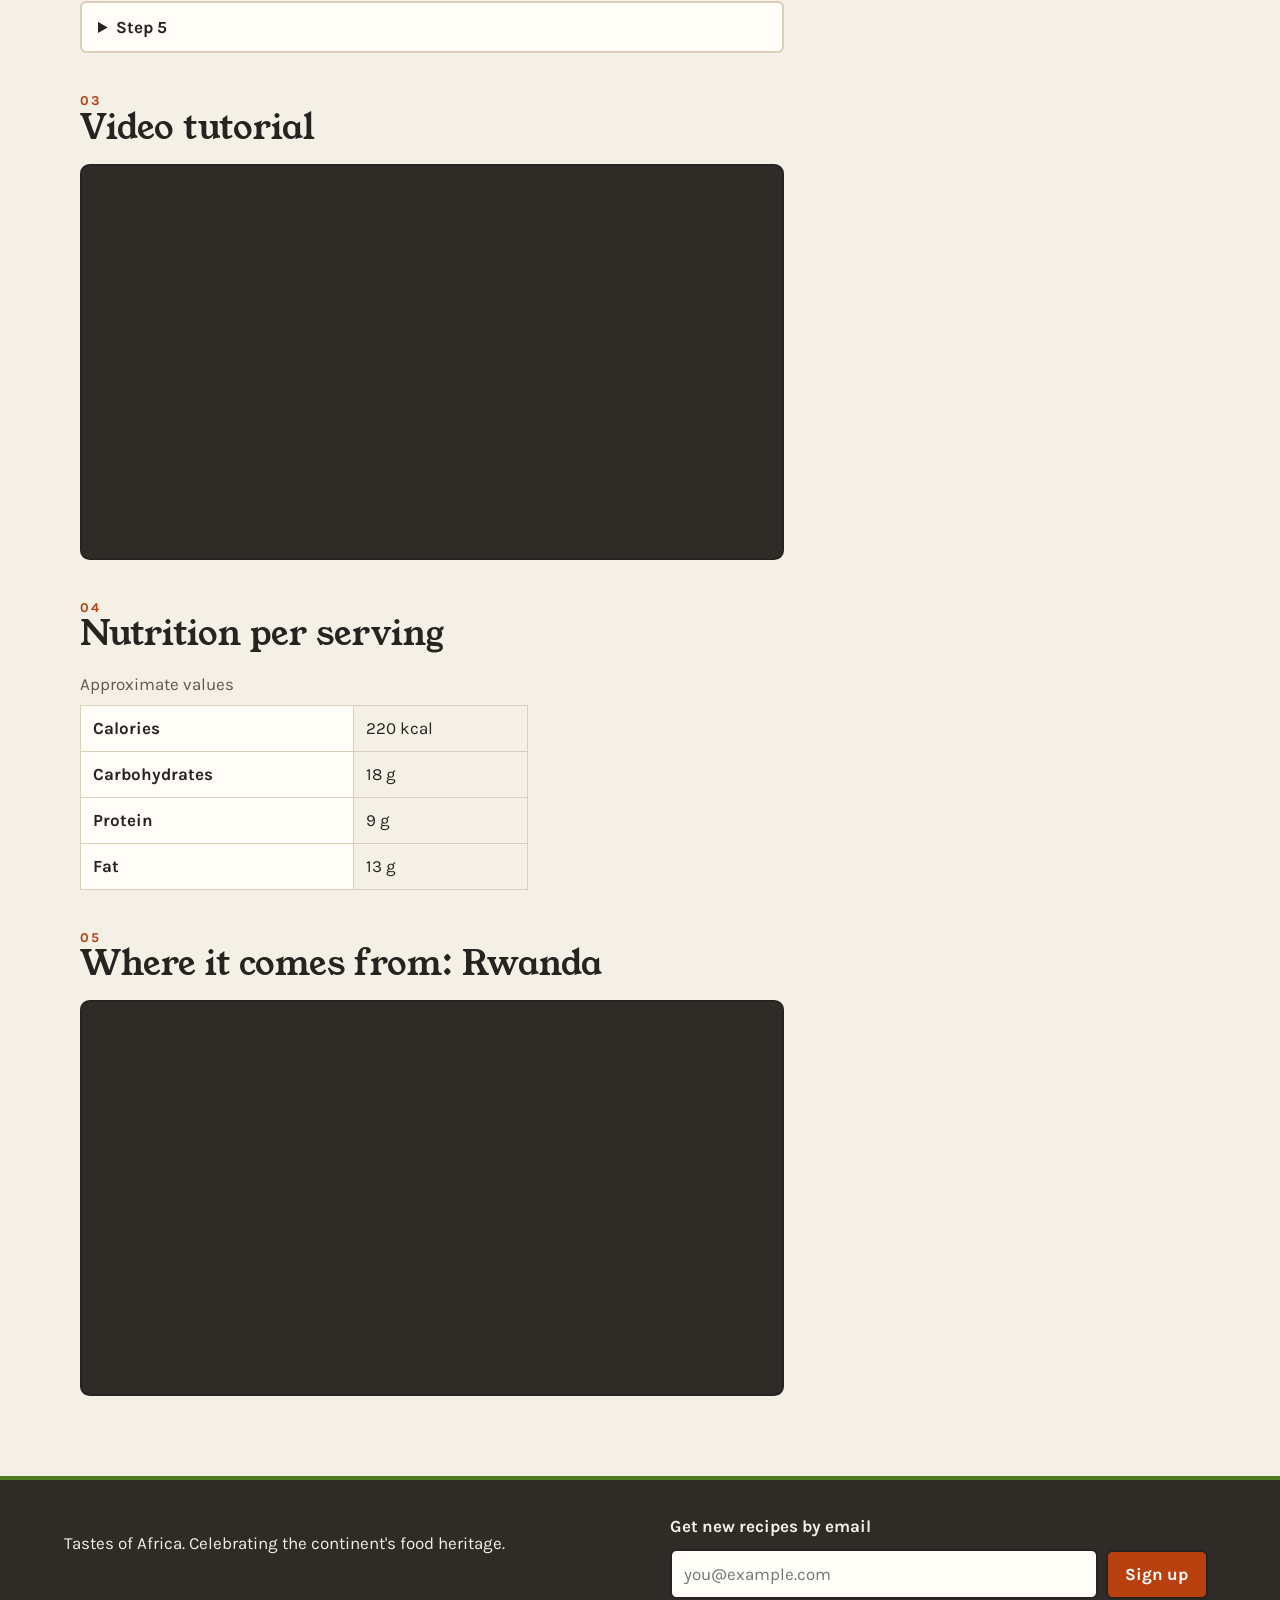
<file: taste_of_africa_website_project/isombe.html>
<!DOCTYPE html>
<html lang="en">
<head>
<meta charset="UTF-8">
<meta name="viewport" content="width=device-width, initial-scale=1">
<title>Isombe | Tastes of Africa</title>
<link rel="preconnect" href="https://fonts.googleapis.com">
<link href="https://fonts.googleapis.com/css2?family=Young+Serif&family=Karla:wght@400;600;700&display=swap" rel="stylesheet">
<link rel="stylesheet" href="styles.css">
</head>
<body>
<a class="skip" href="#main">Skip to content</a>
<header class="site-header">
  <a class="logo" href="index.html">Tastes of Africa</a>
  <nav aria-label="Main"><ul><li><a href="index.html">Home</a></li><li><a href="recipes.html">Recipes</a></li><li><a href="west-africa.html">Regions</a></li><li><a href="about.html">About</a></li><li><a href="contact.html">Contact</a></li></ul></nav>
  <button id="theme-toggle" type="button" aria-label="Switch between light and dark mode">Dark mode</button>
</header>
<main id="main" class="">
<article class="wrap recipe">
<h1>Isombe</h1>
<figure><img src="images/isombe.jpg" alt="Isombe served in a traditional dish" onerror="this.remove()"><figcaption>Isombe, Rwanda</figcaption></figure>
<p class="lead">A Rwandan favourite of slow-cooked <mark>cassava leaves</mark> thickened with <mark>groundnut flour</mark> and palm oil, often served with plantain, rice or cassava.</p>
<button class="fav-btn" type="button" data-id="isombe" aria-pressed="false">&#10084; Favorite</button>
<section><h2>Ingredients</h2>
<label for="servings">Servings</label> <input type="number" id="servings" value="4" min="1" max="20" data-base="4">
<ul class="ingredients"><li><span class="ing" data-amt="500" data-unit="g">500 g</span> pounded cassava leaves</li><li><span class="ing" data-amt="1" data-unit="">1 </span> eggplant, diced</li><li><span class="ing" data-amt="1" data-unit="">1 </span> green bell pepper, chopped</li><li><span class="ing" data-amt="2" data-unit="">2 </span> onions, chopped</li><li><span class="ing" data-amt="3" data-unit="">3 </span> garlic cloves</li><li><span class="ing" data-amt="3" data-unit="tbsp">3 tbsp</span> groundnut (peanut) flour</li><li><span class="ing" data-amt="2" data-unit="tbsp">2 tbsp</span> palm oil</li><li><span class="ing" data-amt="3" data-unit="cups">3 cups</span> water</li><li><span class="ing" data-amt="1" data-unit="tsp">1 tsp</span> salt</li><li><span class="ing" data-amt="100" data-unit="g">100 g</span> dried fish (optional)</li></ul></section>
<section><h2>Instructions</h2><details><summary>Step 1</summary><p>Wash and finely pound or blend fresh cassava leaves. If using frozen pounded leaves, thaw them first.</p></details><details><summary>Step 2</summary><p>Boil the leaves in water for at least 45 minutes. Cassava leaves must be cooked thoroughly.</p></details><details><summary>Step 3</summary><p>Add onions, garlic, eggplant, bell pepper and the dried fish if using. Cook 20 minutes.</p></details><details><summary>Step 4</summary><p>Mix the groundnut flour with a little water, then stir it in with the palm oil. <mark>Simmer</mark> 15 to 20 minutes until thick and creamy.</p></details><details><summary>Step 5</summary><p>Season with salt and serve hot with plantain, rice or ugali.</p></details></section>
<section><h2>Video tutorial</h2><!-- ADD YOUTUBE ID: replace YOUR_HOW_TO_MAKE_ISOMBE_ID below with the code after v= in your YouTube link -->
<div class="video"><iframe width="560" height="315" src="https://www.youtube.com/embed/eFt-j42yaRY?si=M9EyhKLQBahimGj_" title="YouTube video player" frameborder="0" allow="accelerometer; autoplay; clipboard-write; encrypted-media; gyroscope; picture-in-picture; web-share" referrerpolicy="strict-origin-when-cross-origin" allowfullscreen></iframe></div></section>
<section><h2>Nutrition per serving</h2><table><caption>Approximate values</caption><tbody><tr><th scope="row">Calories</th><td>220 kcal</td></tr><tr><th scope="row">Carbohydrates</th><td>18 g</td></tr><tr><th scope="row">Protein</th><td>9 g</td></tr><tr><th scope="row">Fat</th><td>13 g</td></tr></tbody></table></section>
<section><h2>Where it comes from: Rwanda</h2><div class="map"><iframe src="https://www.google.com/maps?q=Kigali,+Rwanda&output=embed" title="Map of Rwanda" loading="lazy"></iframe></div></section>
</article>
</main>
<footer class="site-footer">
  <p>Tastes of Africa. Celebrating the continent's food heritage.</p>
  <form id="newsletter" novalidate>
    <label for="nl-email">Get new recipes by email</label>
    <input type="email" id="nl-email" placeholder="you@example.com" required>
    <button type="submit">Sign up</button>
    <p id="nl-msg" role="status"></p>
  </form>
</footer>
<script src="script.js"></script>
</body>
</html>
</file>
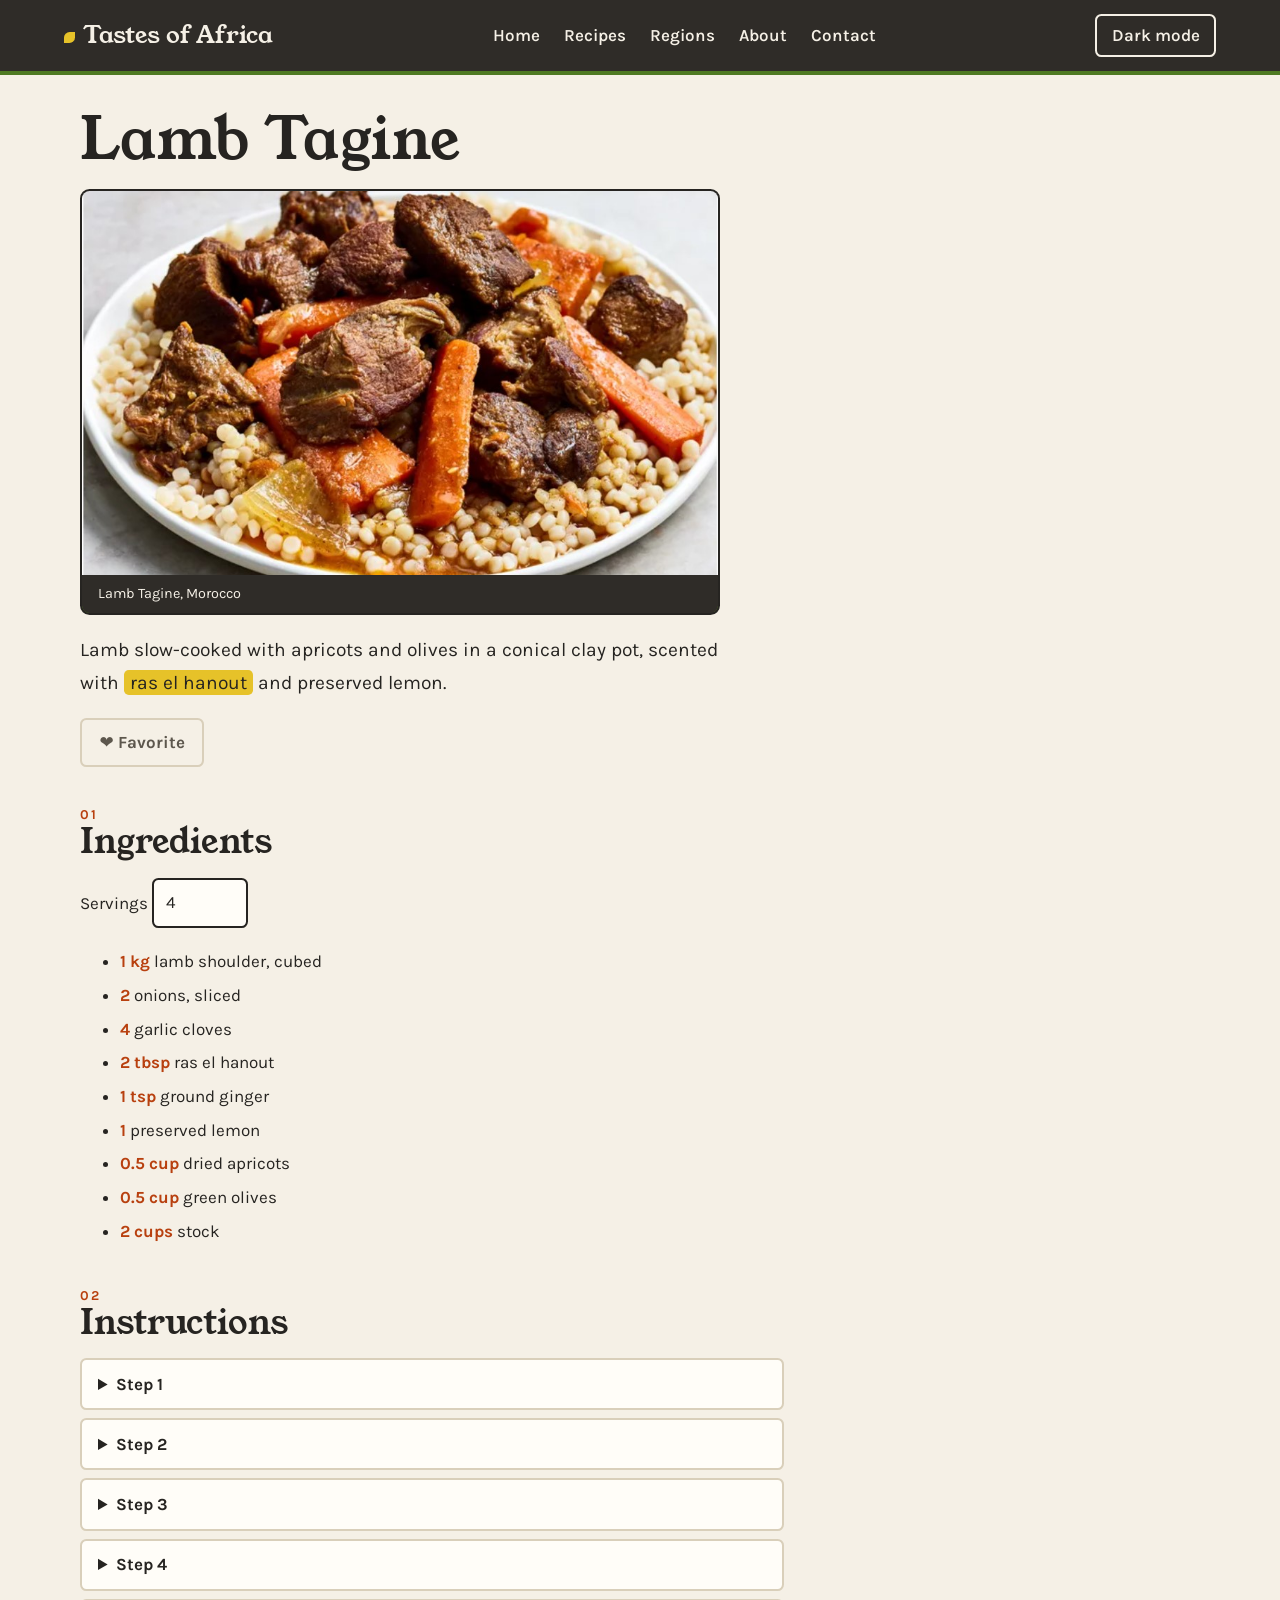
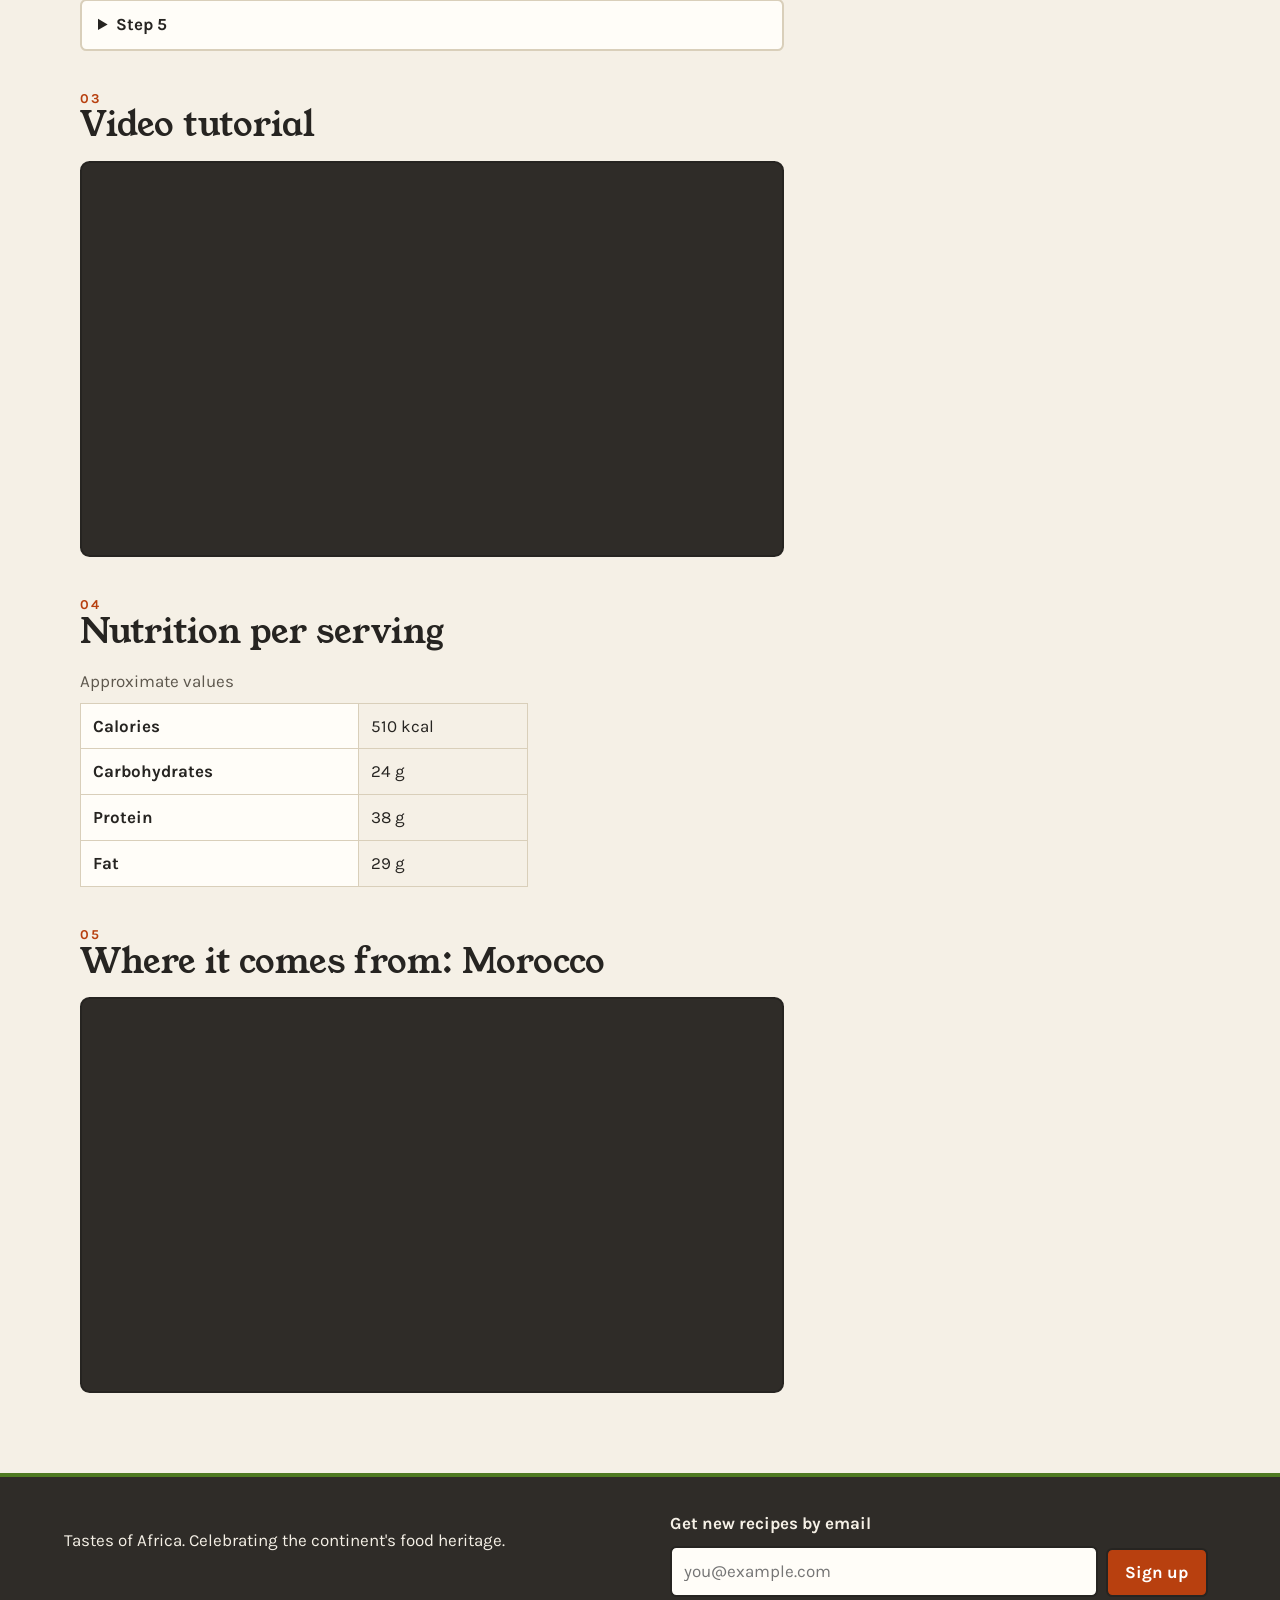
<file: taste_of_africa_website_project/lamb-tagine.html>
<!DOCTYPE html>
<html lang="en">
<head>
<meta charset="UTF-8">
<meta name="viewport" content="width=device-width, initial-scale=1">
<title>Lamb Tagine | Tastes of Africa</title>
<link rel="preconnect" href="https://fonts.googleapis.com">
<link href="https://fonts.googleapis.com/css2?family=Young+Serif&family=Karla:wght@400;600;700&display=swap" rel="stylesheet">
<link rel="stylesheet" href="styles.css">
</head>
<body>
<a class="skip" href="#main">Skip to content</a>
<header class="site-header">
  <a class="logo" href="index.html">Tastes of Africa</a>
  <nav aria-label="Main"><ul><li><a href="index.html">Home</a></li><li><a href="recipes.html">Recipes</a></li><li><a href="west-africa.html">Regions</a></li><li><a href="about.html">About</a></li><li><a href="contact.html">Contact</a></li></ul></nav>
  <button id="theme-toggle" type="button" aria-label="Switch between light and dark mode">Dark mode</button>
</header>
<main id="main" class="">
<article class="wrap recipe">
<h1>Lamb Tagine</h1>
<figure><img src="images/tagine.jpg" alt="Lamb Tagine served in a traditional dish" onerror="this.remove()"><figcaption>Lamb Tagine, Morocco</figcaption></figure>
<p class="lead">Lamb slow-cooked with apricots and olives in a conical clay pot, scented with <mark>ras el hanout</mark> and preserved lemon.</p>
<button class="fav-btn" type="button" data-id="lamb-tagine" aria-pressed="false">&#10084; Favorite</button>
<section><h2>Ingredients</h2>
<label for="servings">Servings</label> <input type="number" id="servings" value="4" min="1" max="20" data-base="4">
<ul class="ingredients"><li><span class="ing" data-amt="1" data-unit="kg">1 kg</span> lamb shoulder, cubed</li><li><span class="ing" data-amt="2" data-unit="">2 </span> onions, sliced</li><li><span class="ing" data-amt="4" data-unit="">4 </span> garlic cloves</li><li><span class="ing" data-amt="2" data-unit="tbsp">2 tbsp</span> ras el hanout</li><li><span class="ing" data-amt="1" data-unit="tsp">1 tsp</span> ground ginger</li><li><span class="ing" data-amt="1" data-unit="">1 </span> preserved lemon</li><li><span class="ing" data-amt="0.5" data-unit="cup">0.5 cup</span> dried apricots</li><li><span class="ing" data-amt="0.5" data-unit="cup">0.5 cup</span> green olives</li><li><span class="ing" data-amt="2" data-unit="cups">2 cups</span> stock</li></ul></section>
<section><h2>Instructions</h2><details><summary>Step 1</summary><p>Toss lamb with spices, garlic and a little oil. Rest 30 minutes.</p></details><details><summary>Step 2</summary><p>Layer onions in the tagine, then add the lamb and stock.</p></details><details><summary>Step 3</summary><p>Cook covered on low heat for 2 hours, until the lamb is tender.</p></details><details><summary>Step 4</summary><p>Add apricots, olives and preserved lemon. Simmer 20 minutes uncovered.</p></details><details><summary>Step 5</summary><p>Serve with couscous or crusty bread.</p></details></section>
<section><h2>Video tutorial</h2><!-- ADD YOUTUBE ID: replace YOUR_HOW_TO_MAKE_LAMB_TAGINE_ID below with the code after v= in your YouTube link -->
<div class="video"><iframe width="560" height="315" src="https://www.youtube.com/embed/UYCECYMp8_4?si=8wyGrXysIxZL043E" title="YouTube video player" frameborder="0" allow="accelerometer; autoplay; clipboard-write; encrypted-media; gyroscope; picture-in-picture; web-share" referrerpolicy="strict-origin-when-cross-origin" allowfullscreen></iframe></div></section>
<section><h2>Nutrition per serving</h2><table><caption>Approximate values</caption><tbody><tr><th scope="row">Calories</th><td>510 kcal</td></tr><tr><th scope="row">Carbohydrates</th><td>24 g</td></tr><tr><th scope="row">Protein</th><td>38 g</td></tr><tr><th scope="row">Fat</th><td>29 g</td></tr></tbody></table></section>
<section><h2>Where it comes from: Morocco</h2><div class="map"><iframe src="https://www.google.com/maps?q=Marrakech,+Morocco&output=embed" title="Map of Morocco" loading="lazy"></iframe></div></section>
</article>
</main>
<footer class="site-footer">
  <p>Tastes of Africa. Celebrating the continent's food heritage.</p>
  <form id="newsletter" novalidate>
    <label for="nl-email">Get new recipes by email</label>
    <input type="email" id="nl-email" placeholder="you@example.com" required>
    <button type="submit">Sign up</button>
    <p id="nl-msg" role="status"></p>
  </form>
</footer>
<script src="script.js"></script>
</body>
</html>
</file>
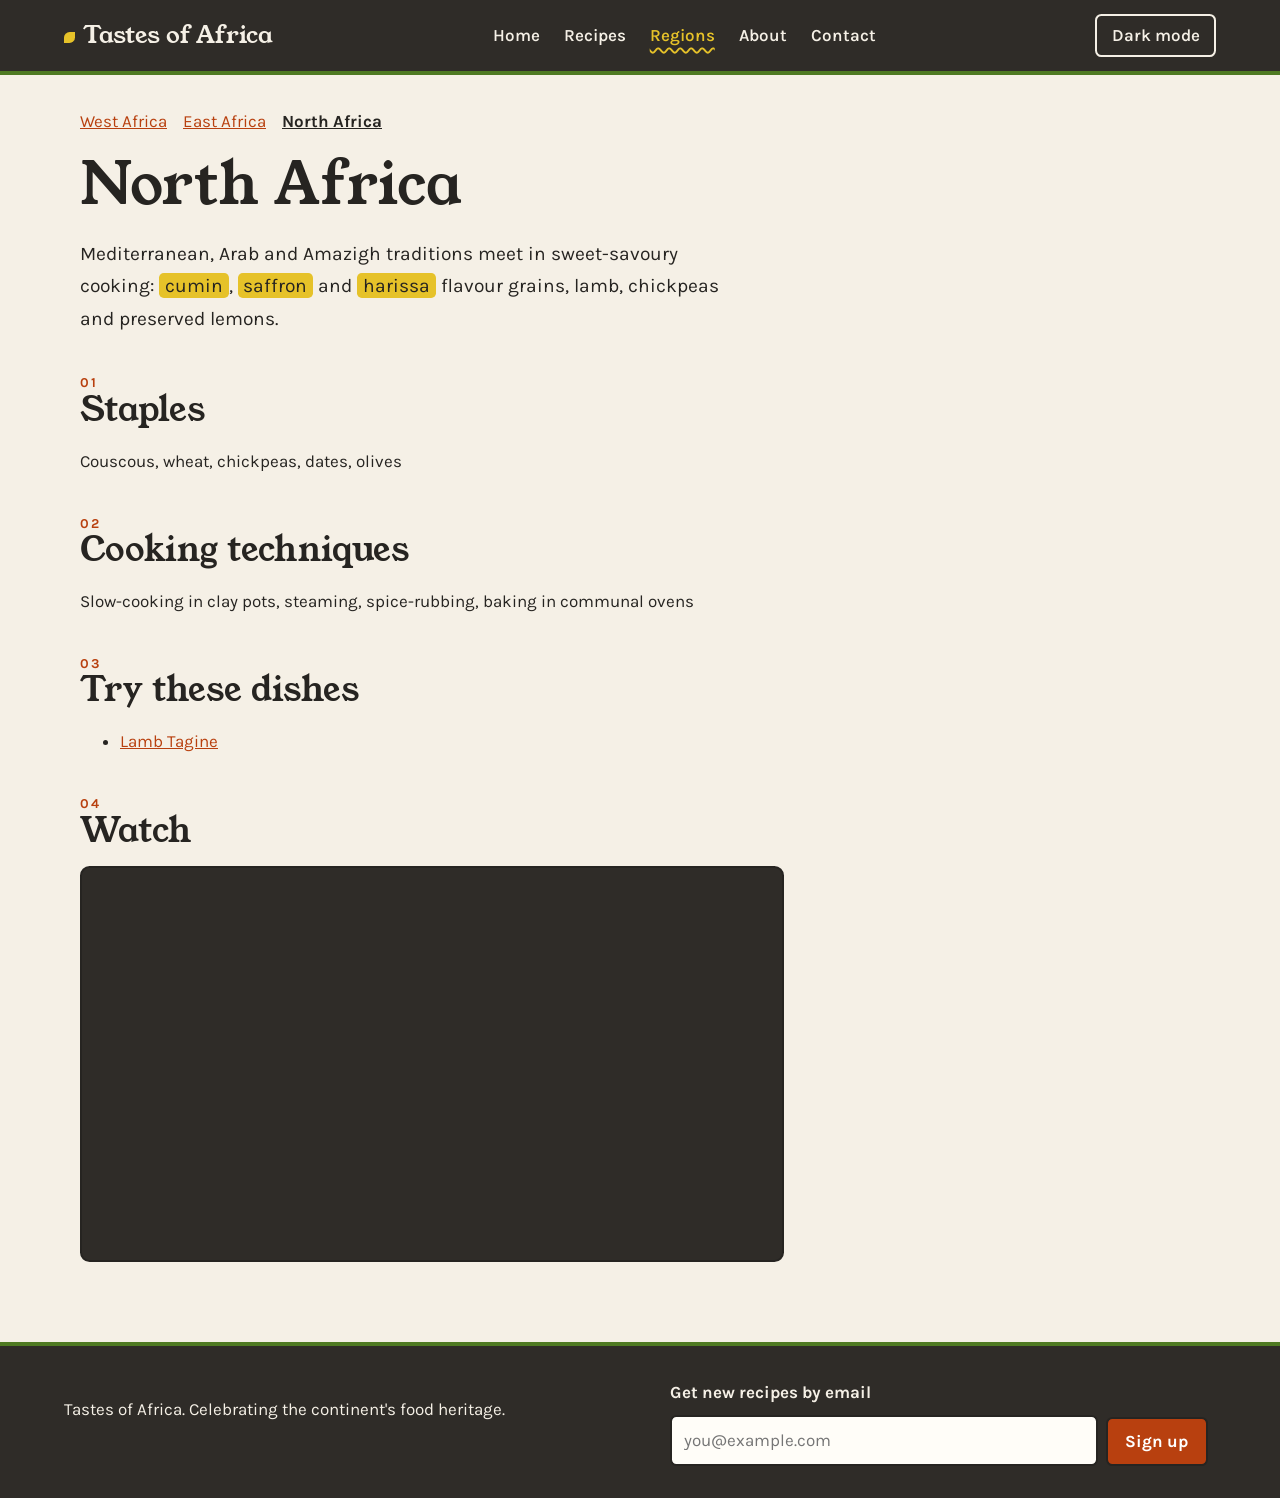
<file: taste_of_africa_website_project/north-africa.html>
<!DOCTYPE html>
<html lang="en">
<head>
<meta charset="UTF-8">
<meta name="viewport" content="width=device-width, initial-scale=1">
<title>North Africa | Tastes of Africa</title>
<link rel="preconnect" href="https://fonts.googleapis.com">
<link href="https://fonts.googleapis.com/css2?family=Young+Serif&family=Karla:wght@400;600;700&display=swap" rel="stylesheet">
<link rel="stylesheet" href="styles.css">
</head>
<body>
<a class="skip" href="#main">Skip to content</a>
<header class="site-header">
  <a class="logo" href="index.html">Tastes of Africa</a>
  <nav aria-label="Main"><ul><li><a href="index.html">Home</a></li><li><a href="recipes.html">Recipes</a></li><li><a href="west-africa.html" aria-current="page">Regions</a></li><li><a href="about.html">About</a></li><li><a href="contact.html">Contact</a></li></ul></nav>
  <button id="theme-toggle" type="button" aria-label="Switch between light and dark mode">Dark mode</button>
</header>
<main id="main" class="">
<article class="wrap"><div class="subnav"><a href="west-africa.html">West Africa</a><a href="east-africa.html">East Africa</a><a href="north-africa.html" aria-current="true">North Africa</a></div><h1>North Africa</h1><p class="lead">Mediterranean, Arab and Amazigh traditions meet in sweet-savoury cooking: <mark>cumin</mark>, <mark>saffron</mark> and <mark>harissa</mark> flavour grains, lamb, chickpeas and preserved lemons.</p>
<h2>Staples</h2><p>Couscous, wheat, chickpeas, dates, olives</p><h2>Cooking techniques</h2><p>Slow-cooking in clay pots, steaming, spice-rubbing, baking in communal ovens</p>
<h2>Try these dishes</h2><ul><li><a href="lamb-tagine.html">Lamb Tagine</a></li></ul><h2>Watch</h2><!-- ADD YOUTUBE ID: replace YOUR_NORTH_AFRICA_FOOD_CULTURE_ID below with the code after v= in your YouTube link -->
<div class="video"><iframe src="https://www.youtube.com/embed/YOUR_NORTH_AFRICA_FOOD_CULTURE_ID" title="North Africa food culture" loading="lazy" allowfullscreen></iframe></div></article>
</main>
<footer class="site-footer">
  <p>Tastes of Africa. Celebrating the continent's food heritage.</p>
  <form id="newsletter" novalidate>
    <label for="nl-email">Get new recipes by email</label>
    <input type="email" id="nl-email" placeholder="you@example.com" required>
    <button type="submit">Sign up</button>
    <p id="nl-msg" role="status"></p>
  </form>
</footer>
<script src="script.js"></script>
</body>
</html>
</file>
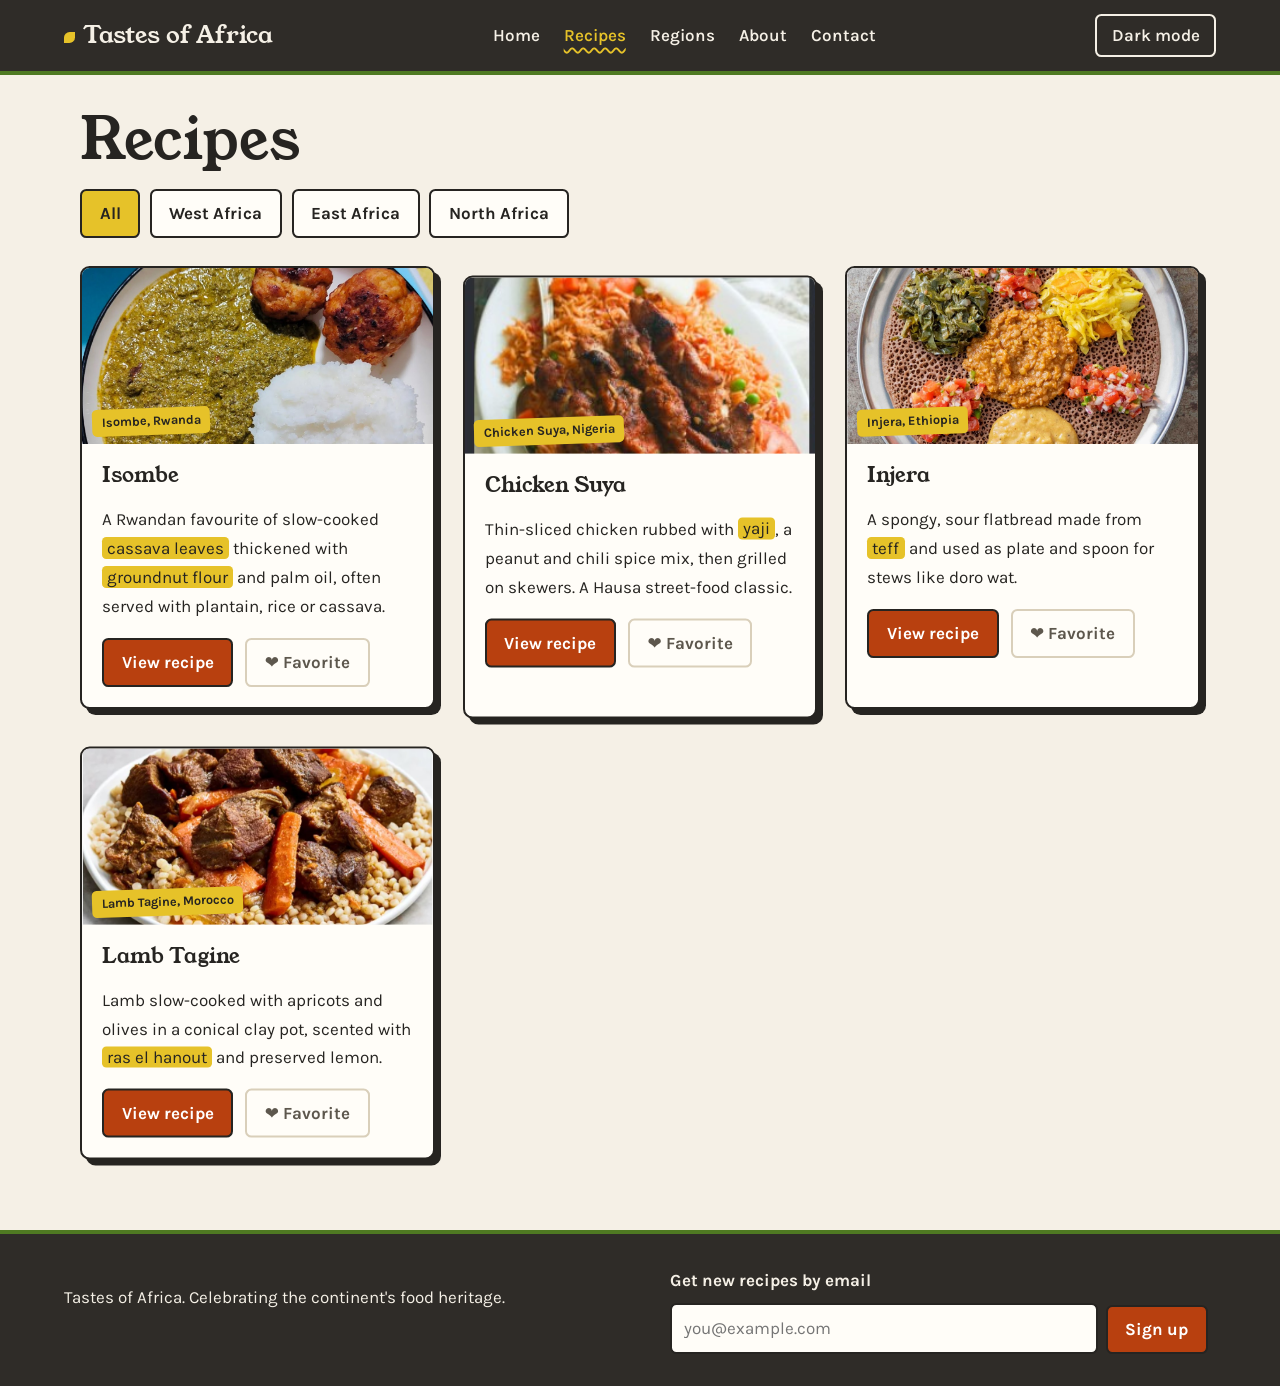
<file: taste_of_africa_website_project/recipes.html>
<!DOCTYPE html>
<html lang="en">
<head>
<meta charset="UTF-8">
<meta name="viewport" content="width=device-width, initial-scale=1">
<title>Recipes | Tastes of Africa</title>
<link rel="preconnect" href="https://fonts.googleapis.com">
<link href="https://fonts.googleapis.com/css2?family=Young+Serif&family=Karla:wght@400;600;700&display=swap" rel="stylesheet">
<link rel="stylesheet" href="styles.css">
</head>
<body>
<a class="skip" href="#main">Skip to content</a>
<header class="site-header">
  <a class="logo" href="index.html">Tastes of Africa</a>
  <nav aria-label="Main"><ul><li><a href="index.html">Home</a></li><li><a href="recipes.html" aria-current="page">Recipes</a></li><li><a href="west-africa.html">Regions</a></li><li><a href="about.html">About</a></li><li><a href="contact.html">Contact</a></li></ul></nav>
  <button id="theme-toggle" type="button" aria-label="Switch between light and dark mode">Dark mode</button>
</header>
<main id="main" class="">
<section class="wrap"><h1>Recipes</h1><div class="filters" role="group" aria-label="Filter recipes by region"><button class="filter-btn active" data-region="all" type="button">All</button><button class="filter-btn" data-region="west-africa" type="button">West Africa</button><button class="filter-btn" data-region="east-africa" type="button">East Africa</button><button class="filter-btn" data-region="north-africa" type="button">North Africa</button></div><div class="grid"><article class="card" data-region="east-africa" data-id="isombe">
  <figure><img src="images/isombe.jpg" alt="Isombe served in a traditional dish" loading="lazy" onerror="this.remove()"><figcaption>Isombe, Rwanda</figcaption></figure>
  <div class="card-body"><h3>Isombe</h3><p>A Rwandan favourite of slow-cooked <mark>cassava leaves</mark> thickened with <mark>groundnut flour</mark> and palm oil, often served with plantain, rice or cassava.</p>
  <div class="card-actions"><a class="btn" href="isombe.html">View recipe</a><button class="fav-btn" type="button" data-id="isombe" aria-pressed="false">&#10084; Favorite</button></div></div>
</article><article class="card" data-region="west-africa" data-id="chicken-suya">
  <figure><img src="images/suya.jpg" alt="Chicken Suya served in a traditional dish" loading="lazy" onerror="this.remove()"><figcaption>Chicken Suya, Nigeria</figcaption></figure>
  <div class="card-body"><h3>Chicken Suya</h3><p>Thin-sliced chicken rubbed with <mark>yaji</mark>, a peanut and chili spice mix, then grilled on skewers. A Hausa street-food classic.</p>
  <div class="card-actions"><a class="btn" href="chicken-suya.html">View recipe</a><button class="fav-btn" type="button" data-id="chicken-suya" aria-pressed="false">&#10084; Favorite</button></div></div>
</article><article class="card" data-region="east-africa" data-id="injera">
  <figure><img src="images/injera.jpg" alt="Injera served in a traditional dish" loading="lazy" onerror="this.remove()"><figcaption>Injera, Ethiopia</figcaption></figure>
  <div class="card-body"><h3>Injera</h3><p>A spongy, sour flatbread made from <mark>teff</mark> and used as plate and spoon for stews like doro wat.</p>
  <div class="card-actions"><a class="btn" href="injera.html">View recipe</a><button class="fav-btn" type="button" data-id="injera" aria-pressed="false">&#10084; Favorite</button></div></div>
</article><article class="card" data-region="north-africa" data-id="lamb-tagine">
  <figure><img src="images/tagine.jpg" alt="Lamb Tagine served in a traditional dish" loading="lazy" onerror="this.remove()"><figcaption>Lamb Tagine, Morocco</figcaption></figure>
  <div class="card-body"><h3>Lamb Tagine</h3><p>Lamb slow-cooked with apricots and olives in a conical clay pot, scented with <mark>ras el hanout</mark> and preserved lemon.</p>
  <div class="card-actions"><a class="btn" href="lamb-tagine.html">View recipe</a><button class="fav-btn" type="button" data-id="lamb-tagine" aria-pressed="false">&#10084; Favorite</button></div></div>
</article></div></section>
</main>
<footer class="site-footer">
  <p>Tastes of Africa. Celebrating the continent's food heritage.</p>
  <form id="newsletter" novalidate>
    <label for="nl-email">Get new recipes by email</label>
    <input type="email" id="nl-email" placeholder="you@example.com" required>
    <button type="submit">Sign up</button>
    <p id="nl-msg" role="status"></p>
  </form>
</footer>
<script src="script.js"></script>
</body>
</html>
</file>
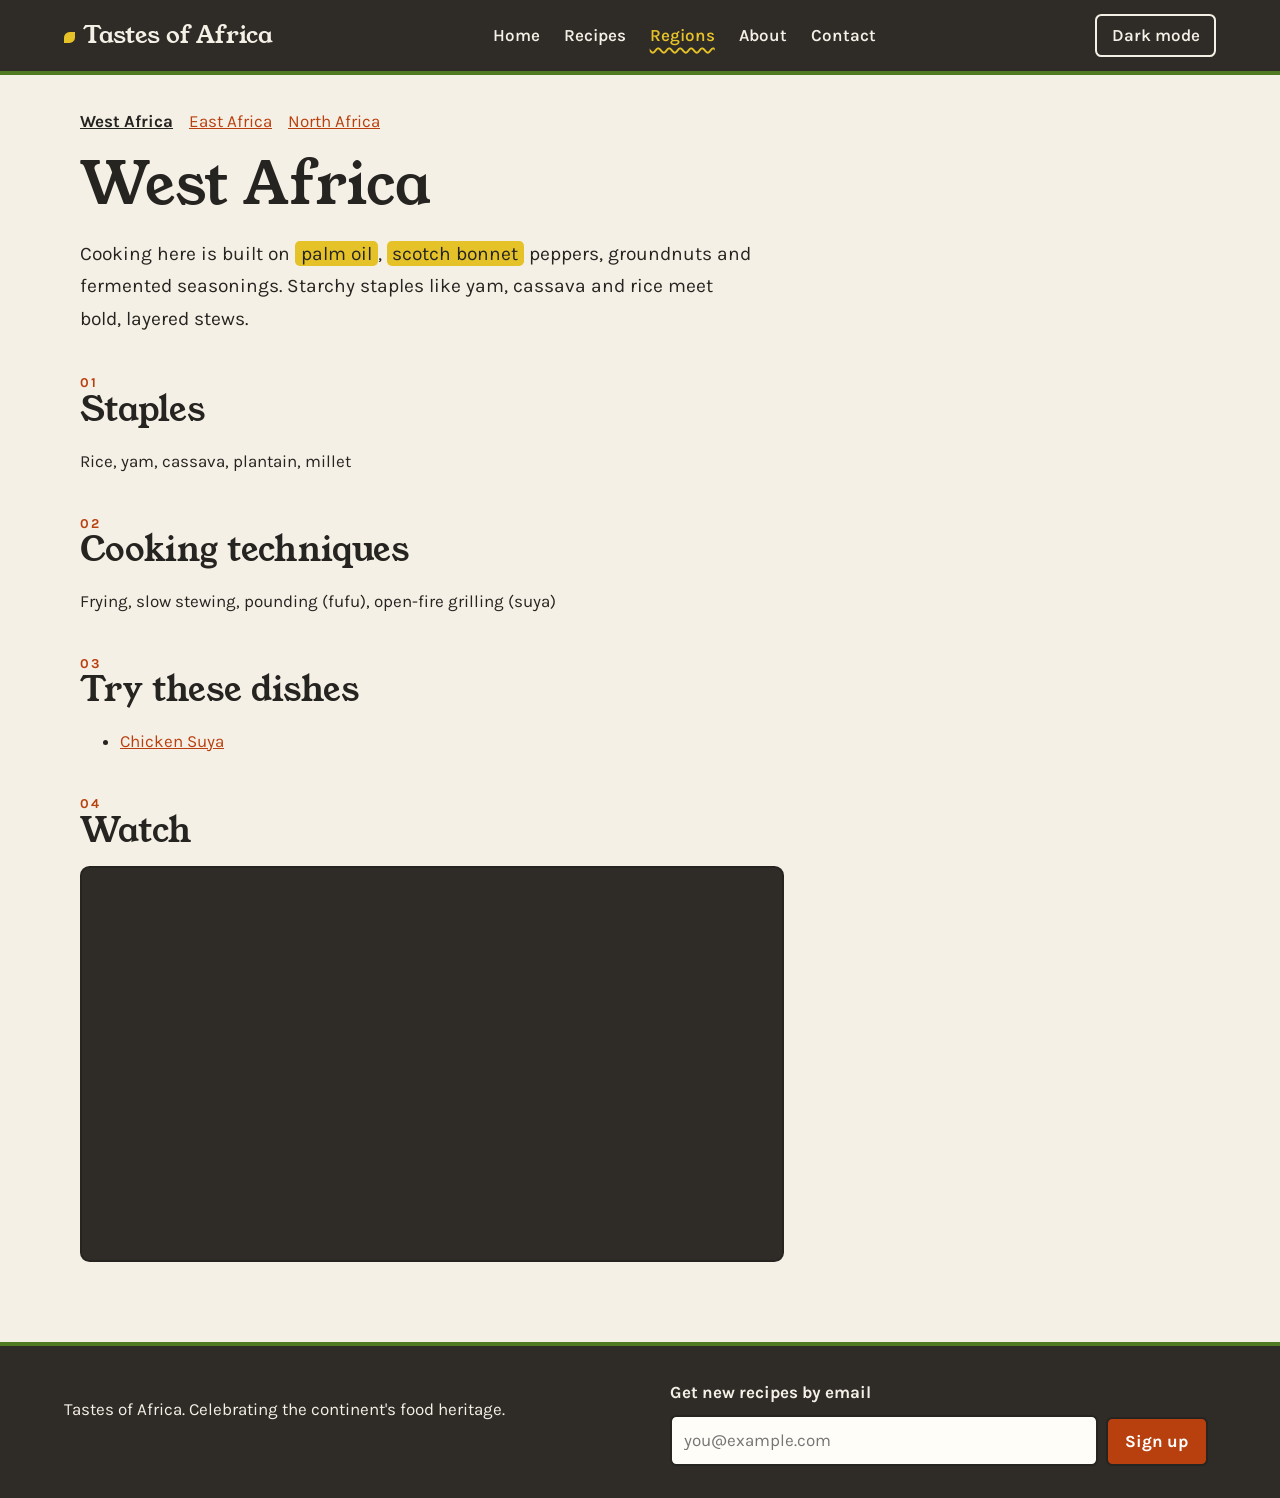
<file: taste_of_africa_website_project/west-africa.html>
<!DOCTYPE html>
<html lang="en">
<head>
<meta charset="UTF-8">
<meta name="viewport" content="width=device-width, initial-scale=1">
<title>West Africa | Tastes of Africa</title>
<link rel="preconnect" href="https://fonts.googleapis.com">
<link href="https://fonts.googleapis.com/css2?family=Young+Serif&family=Karla:wght@400;600;700&display=swap" rel="stylesheet">
<link rel="stylesheet" href="styles.css">
</head>
<body>
<a class="skip" href="#main">Skip to content</a>
<header class="site-header">
  <a class="logo" href="index.html">Tastes of Africa</a>
  <nav aria-label="Main"><ul><li><a href="index.html">Home</a></li><li><a href="recipes.html">Recipes</a></li><li><a href="west-africa.html" aria-current="page">Regions</a></li><li><a href="about.html">About</a></li><li><a href="contact.html">Contact</a></li></ul></nav>
  <button id="theme-toggle" type="button" aria-label="Switch between light and dark mode">Dark mode</button>
</header>
<main id="main" class="">
<article class="wrap"><div class="subnav"><a href="west-africa.html" aria-current="true">West Africa</a><a href="east-africa.html">East Africa</a><a href="north-africa.html">North Africa</a></div><h1>West Africa</h1><p class="lead">Cooking here is built on <mark>palm oil</mark>, <mark>scotch bonnet</mark> peppers, groundnuts and fermented seasonings. Starchy staples like yam, cassava and rice meet bold, layered stews.</p>
<h2>Staples</h2><p>Rice, yam, cassava, plantain, millet</p><h2>Cooking techniques</h2><p>Frying, slow stewing, pounding (fufu), open-fire grilling (suya)</p>
<h2>Try these dishes</h2><ul><li><a href="chicken-suya.html">Chicken Suya</a></li></ul><h2>Watch</h2><!-- ADD YOUTUBE ID: replace YOUR_WEST_AFRICA_FOOD_CULTURE_ID below with the code after v= in your YouTube link -->
<div class="video"><iframe src="https://www.youtube.com/embed/YOUR_WEST_AFRICA_FOOD_CULTURE_ID" title="West Africa food culture" loading="lazy" allowfullscreen></iframe></div></article>
</main>
<footer class="site-footer">
  <p>Tastes of Africa. Celebrating the continent's food heritage.</p>
  <form id="newsletter" novalidate>
    <label for="nl-email">Get new recipes by email</label>
    <input type="email" id="nl-email" placeholder="you@example.com" required>
    <button type="submit">Sign up</button>
    <p id="nl-msg" role="status"></p>
  </form>
</footer>
<script src="script.js"></script>
</body>
</html>
</file>
<file: taste_of_africa_website_project/styles.css>
/* Tastes of Africa. Palette is taken from the hero photo: weathered wood,
   stew orange, plantain green and lime yellow. */
:root{
  --paper:#f5f0e6; --surface:#fffdf8; --ink:#262421; --muted:#5d574d;
  --sauce:#b8400f; --leaf:#4f7a22; --lime:#e6c229; --wood:#2f2c28;
  --line:#d9cfba; --edge:#262421;
}
[data-theme="dark"]{
  --paper:#1b1917; --surface:#27241f; --ink:#f1ebdf; --muted:#c3b9a6;
  --sauce:#f08a55; --leaf:#8fc15a; --wood:#100f0d; --line:#443f37; --edge:#8fc15a;
}
*{box-sizing:border-box}
body{margin:0;font-family:"Karla",system-ui,sans-serif;font-size:1.0625rem;line-height:1.7;background:var(--paper);color:var(--ink);counter-reset:sec}
h1,h2,h3,.logo{font-family:"Young Serif",Georgia,serif;font-weight:400;line-height:1.15;color:var(--ink)}
h1{font-size:clamp(2.2rem,5.5vw,3.6rem);margin:0 0 1rem}
h2{font-size:clamp(1.5rem,3vw,2.1rem);margin:2.5rem 0 1rem;counter-increment:sec}
h2::before{content:counter(sec,decimal-leading-zero);font-family:"Karla",sans-serif;font-weight:700;font-size:.85rem;color:var(--sauce);display:block;letter-spacing:.15em}
h3{font-size:1.3rem;margin:0 0 .5rem}
img,iframe{max-width:100%}
a{color:var(--sauce)}
mark{background:var(--lime);color:#262421;padding:.05em .3em;border-radius:.25em}
:focus-visible{outline:3px solid var(--sauce);outline-offset:2px}
.skip{position:absolute;left:-999px}.skip:focus{left:1rem;top:1rem;background:var(--lime);color:#000;padding:.5rem 1rem;z-index:10}

.site-header{display:flex;flex-wrap:wrap;align-items:center;justify-content:space-between;gap:.75rem 1.5rem;padding:.9rem 5vw;background:var(--wood);border-bottom:4px solid var(--leaf)}
.logo{color:#f5f0e6;text-decoration:none;font-size:1.5rem}
.logo::before{content:"";display:inline-block;width:.7rem;height:.7rem;background:var(--lime);border-radius:50% 0;margin-right:.5rem}
nav ul{display:flex;flex-wrap:wrap;gap:.25rem 1.5rem;list-style:none;margin:0;padding:0}
nav a{color:#f5f0e6;text-decoration:none;padding:.3rem 0;font-weight:600}
nav a:hover,nav a[aria-current]{color:var(--lime);text-decoration:underline wavy var(--lime) 2px;text-underline-offset:.4rem}
#theme-toggle{background:none;border:2px solid #f5f0e6;color:#f5f0e6;padding:.3rem .9rem;border-radius:.4rem;font:inherit;font-weight:600;cursor:pointer}
#theme-toggle:hover{background:#f5f0e6;color:#262421}

.wrap{width:min(70rem,90%);margin:0 auto;padding:2rem 0}
.narrow{width:min(40rem,90%)}
.lead{font-size:1.2rem;max-width:42rem}
.grid{display:grid;grid-template-columns:repeat(auto-fill,minmax(16.5rem,1fr));gap:1.75rem}
.btn,.filter-btn,.fav-btn,button[type=submit]{font:inherit;font-weight:700;cursor:pointer;border-radius:.4rem;padding:.5rem 1.1rem;text-decoration:none;display:inline-block}
.btn,button[type=submit]{background:var(--sauce);color:#fff;border:2px solid var(--edge)}
[data-theme="dark"] .btn,[data-theme="dark"] button[type=submit]{color:#1b1917}
.btn:hover,button[type=submit]:hover{transform:translate(-2px,-2px);box-shadow:3px 3px 0 var(--edge)}

/* hero: the photo is the background */
.hero{display:grid;grid-template-columns:1fr 1fr;gap:2.5rem;align-items:center;padding:14vh 5vw;min-height:78vh;color:#f5f0e6;
  background:linear-gradient(100deg,rgba(20,16,12,.9) 20%,rgba(20,16,12,.55)),url("images/hero.jpg") center/cover no-repeat,#2f2c28}
.hero h1{color:#fff}
.hero-text p{font-size:1.25rem;max-width:30rem}
.hero .btn{border-color:#f5f0e6}

.card,.news{background:var(--surface);border:2px solid var(--edge);border-radius:.6rem;box-shadow:6px 6px 0 var(--edge);overflow:hidden}
.card:nth-child(even){transform:translateY(.6rem)}
.card.hidden{display:none}
.card figure{margin:0;background:repeating-linear-gradient(45deg,var(--leaf) 0 14px,var(--wood) 14px 28px);min-height:11rem;position:relative}
.card img{display:block;width:100%;height:11rem;object-fit:cover}
.card figcaption{position:absolute;left:.6rem;bottom:.6rem;background:var(--lime);color:#262421;font-size:.8rem;font-weight:700;padding:.15rem .6rem;border-radius:.3rem;transform:rotate(-2deg)}
.card-body,.news{padding:1.25rem}
.card-actions{display:flex;gap:.75rem;flex-wrap:wrap;margin-top:1rem}
.fav-btn{background:transparent;color:var(--muted);border:2px solid var(--line)}
.fav-btn.active{color:#d62828;border-color:#d62828;background:rgba(214,40,40,.1)}
.filters{display:flex;flex-wrap:wrap;gap:.6rem;margin-bottom:1.75rem}
.filter-btn{background:var(--surface);color:var(--ink);border:2px solid var(--edge)}
.filter-btn.active,.filter-btn:hover{background:var(--lime);color:#262421}
.region-list{list-style:none;padding:0;display:grid;grid-template-columns:repeat(auto-fit,minmax(15rem,1fr));gap:1.25rem}
.region-list a{display:block;height:100%;padding:1.25rem;background:var(--wood);color:#f5f0e6;text-decoration:none;border-left:.5rem solid var(--leaf);border-radius:.4rem}
.region-list a:hover{border-left-color:var(--lime)}
.region-list strong{display:block;font-family:"Young Serif",serif;font-size:1.4rem;font-weight:400;color:var(--lime)}
.subnav{display:flex;gap:1rem;flex-wrap:wrap;margin-bottom:1rem}
.subnav a[aria-current]{font-weight:700;color:var(--ink)}

.recipe figure{margin:0 0 1rem;max-width:40rem;background:repeating-linear-gradient(45deg,var(--leaf) 0 14px,var(--wood) 14px 28px);border:2px solid var(--edge);border-radius:.6rem;overflow:hidden}
.recipe img{display:block;width:100%;max-height:24rem;object-fit:cover}
.recipe figcaption{padding:.4rem 1rem;background:var(--wood);color:#f5f0e6;font-size:.9rem}
.ingredients li{padding:.15rem 0}.ing{font-weight:700;color:var(--sauce)}
input,select,textarea{font:inherit;padding:.55rem .75rem;border:2px solid var(--edge);border-radius:.4rem;background:var(--surface);color:var(--ink);width:100%}
#servings{width:6rem}
details{background:var(--surface);border:2px solid var(--line);border-radius:.4rem;margin:.5rem 0;padding:.6rem 1rem;max-width:44rem}
details[open]{border-color:var(--leaf)}
summary{cursor:pointer;font-weight:700}
table{border-collapse:collapse;width:min(28rem,100%)}
caption{text-align:left;color:var(--muted);padding-bottom:.4rem}
th,td{border:1px solid var(--line);padding:.5rem .75rem;text-align:left}
th{background:var(--surface)}
.video,.map{position:relative;aspect-ratio:16/9;width:100%;max-width:44rem;border:2px solid var(--edge);border-radius:.6rem;overflow:hidden;background:var(--wood)}
.video iframe,.map iframe{position:absolute;inset:0;width:100%;height:100%;border:0}
.hero .video{max-width:none;border-color:#f5f0e6}
.mission{font-family:"Young Serif",serif;font-size:clamp(1.3rem,3vw,1.8rem);line-height:1.4;margin:1rem 0;padding:1rem 1.5rem;border-left:.5rem solid var(--sauce);background:var(--surface);max-width:44rem}

form label{display:block;font-weight:700;margin:1rem 0 .3rem}
input:focus,select:focus,textarea:focus{outline:none;border-color:var(--sauce);box-shadow:0 0 0 4px rgba(184,64,15,.3)}
.error{color:#b3261e;font-weight:700;min-height:1.5rem}
[data-theme="dark"] .error{color:#ff8a80}
.thanks{padding:1.25rem;background:var(--surface);border-left:.5rem solid var(--leaf);font-size:1.2rem}

.site-footer{background:var(--wood);color:#f5f0e6;padding:2rem 5vw;margin-top:3rem;display:flex;flex-wrap:wrap;gap:2rem;justify-content:space-between;border-top:4px solid var(--leaf)}
.site-footer form{display:flex;flex-wrap:wrap;gap:.5rem;align-items:end}
.site-footer label{width:100%;margin:0}
.site-footer input{flex:1 1 12rem;width:auto}

@media (max-width:48rem){
  .hero{grid-template-columns:1fr;padding:8vh 5vw}
  .site-header{justify-content:center;text-align:center}
  .card:nth-child(even){transform:none}
}
@media (prefers-reduced-motion:reduce){*{transition:none!important}.btn:hover{transform:none}}
</file>
